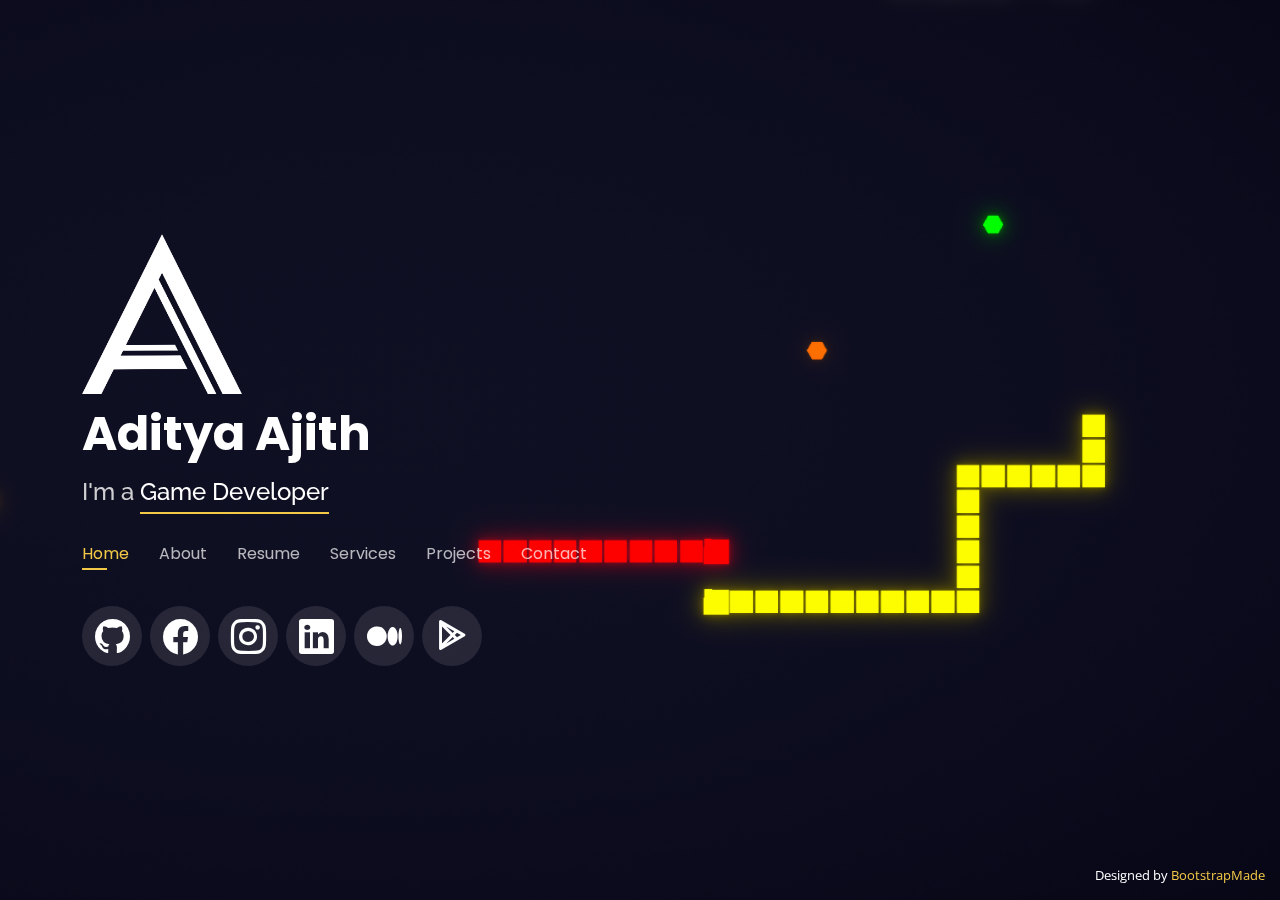
<file: index.html>
<!DOCTYPE html>
<html lang="en">

<head>
  <meta charset="utf-8">
  <meta content="width=device-width, initial-scale=1.0" name="viewport">

  <meta property="og:title" content="Aditya Ajith"/>
  <meta property="og:description" content="Game Developer portfolio"/>
  <meta property="og:type" content="article"/>
  <meta property="og:url" content="https://mastermind79832.github.io/index.html"/>
  <meta property="og:image" content="https://github.com/mastermind79832/mastermind79832.github.io/raw/main/assets/img/aditya2small.jpg"/>
  <meta property="og:image:type" content="image/jpeg"/>

  <title>Aditya E Ajith</title>


  <!-- Favicons -->
  <link href="assets/img/logo.png" rel="icon">
  <link href="assets/img/logo.png" rel="apple-touch-icon">

  <!-- Google Fonts -->
  <link href="https://fonts.googleapis.com/css?family=Open+Sans:300,300i,400,400i,600,600i,700,700i|Raleway:300,300i,400,400i,500,500i,600,600i,700,700i|Poppins:300,300i,400,400i,500,500i,600,600i,700,700i" rel="stylesheet">

  <!-- Vendor CSS Files -->
  <link href="assets/vendor/bootstrap/css/bootstrap.min.css" rel="stylesheet">
  <link href="assets/vendor/bootstrap-icons/bootstrap-icons.css" rel="stylesheet">
  <link href="assets/vendor/boxicons/css/boxicons.min.css" rel="stylesheet">
  <link href="assets/vendor/glightbox/css/glightbox.min.css" rel="stylesheet">
  <link href="assets/vendor/remixicon/remixicon.css" rel="stylesheet">
  <link href="assets/vendor/swiper/swiper-bundle.min.css" rel="stylesheet">

  <!-- Template Main CSS File -->
  <link href="assets/css/style.css" rel="stylesheet">

  <!-- =======================================================
  * Template Name: Personal - v4.7.0
  * Template URL: https://bootstrapmade.com/personal-free-resume-bootstrap-template/
  * Author: BootstrapMade.com
  * License: https://bootstrapmade.com/license/
  ======================================================== -->
</head>

<body>

  <!-- ======= Header ======= -->
  <header id="header">
    <div class="container">

      <a href="index.html" class="mr-auto"><img src="assets/img/logo.png" alt="" class="img-fluid"></a>
      <h1><a href="index.html">Aditya Ajith</a></h1>
      <!-- Uncomment below if you prefer to use an image logo -->
      <h2>I'm a <span>Game Developer</span></h2>

      <nav id="navbar" class="navbar">
        <ul>
          <li><a class="nav-link active" href="#header">Home</a></li>
          <li><a class="nav-link" href="#about">About</a></li>
          <li><a class="nav-link" href="#resume">Resume</a></li>
          <li><a class="nav-link" href="#services">Services</a></li>
          <li><a class="nav-link" href="#portfolio">Projects</a></li>
          <li><a class="nav-link" href="#contact">Contact</a></li>
        </ul>
        <i class="bi bi-list mobile-nav-toggle"></i>
      </nav><!-- .navbar -->

      <div class="social-links">
        <a href="https://github.com/mastermind79832" class="github"><i class="bi bi-github"></i></a>
        <a href="https://www.facebook.com/aditya97ajith" class="facebook"><i class="bi bi-facebook"></i></a>
        <a href="https://www.instagram.com/imastermind_/" class="instagram"><i class="bi bi-instagram"></i></a>
        <a href="https://www.linkedin.com/in/aditya-ajith/" class="linkedin"><i class="bi bi-linkedin"></i></a>
        <a href="https://medium.com/@adityaeajith" class="Medium"><i class="bi bi-medium"></i></a>
        <a href="https://play.google.com/store/apps/dev?id=5358930054637034623" class="Playstore"><i class="ri-google-play-line"></i></a>
      </div>

    </div>
  </header><!-- End Header -->

  <!-- ======= About Section ======= -->
  <section id="about" class="about">

    <!-- ======= About Me ======= -->
    <div class="about-me container">

      <div class="section-title">
        <h2>About</h2>
        <p>Learn more about me</p>
      </div>

      <div class="row">
        <div class="col-lg-4" data-aos="fade-right">
          <img src="assets/img/Adityaimg.jpg" class="img-fluid" alt="">
        </div>
        <div class="col-lg-8 pt-4 pt-lg-0 content" data-aos="fade-left">
          <h3>ADITYA E AJITH</h3>
          <p class="fst-italic">
            Game developer/ Programmer
          </p>
          <div class="row">
            <div class="col-lg-6">
              <ul>
                <li><i class="bi bi-chevron-right"></i> <strong>Birthday:</strong> <span>23 Aug 1997</span></li>
                <li><i class="bi bi-chevron-right"></i> <strong>Phone:</strong> <span><a href="tel:+918547413389">+91 8547413389</a></span></li>
                <li><i class="bi bi-chevron-right"></i> <strong>Location:</strong> <span>Ernakulam, Kerala</span></li>
              </ul>
            </div>
            <div class="col-lg-6">
              <ul>
                <li><i class="bi bi-chevron-right"></i> <strong>Age:</strong> <span>26</span></li>
                <li><i class="bi bi-chevron-right"></i> <strong>Email:</strong> <span><a href="mailto:adityaeajith@gmail">adityaeajith@gmail.com</a></span></li>
                <li><i class="bi bi-chevron-right"></i> <strong>Country:</strong> <span>India</span></li>
              </ul>
            </div>
          </div>
          <p>
              👋 Hi there! I’m Aditya, a passionate game developer and programmer based in Ernakulam, Kerala, India. With a strong background in modular and object-oriented programming, I’ve honed my skills in languages like C/C++, C#, and SQL. My playground? The Unity Engine!
              </br> 
              🎮 When I’m not immersed in code, you’ll find me exploring other creative realms. I have a keen eye for photography and videography, and I love editing to bring stories to life. Gaming, music, and coding are my daily companions.
          </p>
        </div>
      </div>

    </div><!-- End About Me -->

    <!-- ======= Counts ======= -->
    <div class="counts container">

      <div class="row">

        <div class="col-lg-3 col-md-6">
          <div class="count-box">
            <i class="bi bi-controller"></i>
            <span data-purecounter-start="0" data-purecounter-end="6" data-purecounter-duration="2" class="purecounter"></span>
            <p>Years of Unity</p>
          </div>
        </div>

        <div class="col-lg-3 col-md-6 mt-5 mt-md-0">
          <div class="count-box">
            <i class="bi bi-journal-richtext"></i>
            <span data-purecounter-start="0" data-purecounter-end="20" data-purecounter-duration="2" class="purecounter"></span>
            <p>Projects</p>
          </div>
        </div>

        <div class="col-lg-3 col-md-6 mt-5 mt-lg-0">
          <div class="count-box">
            <i class="bi bi-code"></i>
            <span data-purecounter-start="0" data-purecounter-end="8" data-purecounter-duration="2" class="purecounter"></span>
            <p>Years of Coding</p>
          </div>
        </div>

        <div class="col-lg-3 col-md-6 mt-5 mt-lg-0">
          <div class="count-box">
            <i class="bi bi-cpu"></i>
            <span data-purecounter-start="0" data-purecounter-end="6" data-purecounter-duration="2" class="purecounter"></span>
            <p>Languages</p>
          </div>
        </div>

      </div>

    </div><!-- End Counts -->

    <!-- ======= Skills  ======= -->
    <div class="skills container">

      <div class="section-title">
        <h2>Skills</h2>
      </div>

      <div class="row skills-content">

        <div class="col-lg-6">

          <div class="progress">
            <span class="skill">C/C++<i class="val">95%</i></span>
            <div class="progress-bar-wrap">
              <div class="progress-bar" role="progressbar" aria-valuenow="95" aria-valuemin="0" aria-valuemax="100"></div>
            </div>
          </div>

          <div class="progress">
            <span class="skill">C# <i class="val">95%</i></span>
            <div class="progress-bar-wrap">
              <div class="progress-bar" role="progressbar" aria-valuenow="95" aria-valuemin="0" aria-valuemax="100"></div>
            </div>
          </div>

          <div class="progress">
            <span class="skill">SQL <i class="val">60%</i></span>
            <div class="progress-bar-wrap">
              <div class="progress-bar" role="progressbar" aria-valuenow="60" aria-valuemin="0" aria-valuemax="100"></div>
            </div>
          </div>

        </div>

        <div class="col-lg-6">

          <div class="progress">
            <span class="skill">Unity Engine<i class="val">90%</i></span>
            <div class="progress-bar-wrap">
              <div class="progress-bar" role="progressbar" aria-valuenow="90" aria-valuemin="0" aria-valuemax="100"></div>
            </div>
          </div>

          <div class="progress">
            <span class="skill">Unreal Engine<i class="val">40%</i></span>
            <div class="progress-bar-wrap">
              <div class="progress-bar" role="progressbar" aria-valuenow="40" aria-valuemin="0" aria-valuemax="100"></div>
            </div>
          </div>

          <div class="progress">
            <span class="skill">Design Patterns <i class="val">75%</i></span>
            <div class="progress-bar-wrap">
              <div class="progress-bar" role="progressbar" aria-valuenow="75" aria-valuemin="0" aria-valuemax="100"></div>
            </div>
          </div>

        </div>

      </div>

    </div><!-- End Skills -->

    <!-- ======= Interests ======= -->
    <div class="interests container">

      <div class="section-title">
        <h2>Interests</h2>
      </div>

      <div class="row">
        <div class="col-lg-3 col-md-4">
          <div class="icon-box">
            <i class="bx bxl-unity bx-tada" style="color: #ffbb2c;"></i>
            <h3>Unity</h3>
          </div>
        </div>
        <div class="col-lg-3 col-md-4 mt-4 mt-md-0">
          <div class="icon-box">
            <i class="bx bx-camera bx-tada" style="color: #5578ff;"></i>
            <h3>Photography</h3>
          </div>
        </div>
        <div class="col-lg-3 col-md-4 mt-4 mt-md-0">
          <div class="icon-box">
            <i class="bx bx-video bx-tada" style="color: #e80368;"></i>
            <h3>Videography</h3>
          </div>
        </div>
        <div class="col-lg-3 col-md-4 mt-4 mt-lg-0">
          <div class="icon-box">
            <i class="bx bx-edit bx-tada" style="color: #e361ff;"></i>
            <h3>Editing</h3>  
          </div>
        </div>
        <div class="col-lg-3 col-md-4 mt-4">
          <div class="icon-box">
            <i class="bx bxl-twitch bx-tada" style="color: #47aeff;"></i>
            <h3>Watch Stream</h3>
          </div>
        </div>
        <div class="col-lg-3 col-md-4 mt-4">
          <div class="icon-box">
            <i class="bx bx-joystick bx-tada" style="color: #ffa76e;"></i>
            <h3>Gaming</h3>
          </div>
        </div>
        <div class="col-lg-3 col-md-4 mt-4">
          <div class="icon-box">
            <i class="bx bxl-google bx-tada" style="color: #11dbcf;"></i>
            <h3>Web Surfing</h3>
          </div>
        </div>
        <div class="col-lg-3 col-md-4 mt-4">
          <div class="icon-box">
            <i class="bx bx-music bx-tada" style="color: #4233ff;"></i>
            <h3>Music</h3>
          </div>
        </div>
        <div class="col-lg-3 col-md-4 mt-4">
          <div class="icon-box">
            <i class="bx bx-book-reader bx-tada" style="color: #b2904f;"></i>
            <h3>Reading</h3>
          </div>
        </div>
        <div class="col-lg-3 col-md-4 mt-4">
          <div class="icon-box">
            <i class="bx bx-palette bx-tada" style="color: #b20969;"></i>
            <h3>Drawing</h3>
          </div>
        </div>
        <div class="col-lg-3 col-md-4 mt-4">
          <div class="icon-box">
            <i class="bx bxl-visual-studio bx-tada" style="color: #ff5828;"></i>
            <h3>Coding</h3>
          </div>
        </div>
        <div class="col-lg-3 col-md-4 mt-4">
          <div class="icon-box">
            <i class="bx bxl-blender bx-tada" style="color: #29cc61;"></i>
            <h3>3D Modeling</h3>
          </div>
        </div>
      </div>

    </div><!-- End Interests -->

    <!-- ======= Testimonials ======= -->
    <div class="testimonials container">

      <div class="section-title">
        <h2>Recommendations</h2>
      </div>

      <div class="testimonials-slider swiper" data-aos="fade-up" data-aos-delay="100">
        <div class="swiper-wrapper">

          <div class="swiper-slide">
            <div class="testimonial-item">
              <p>
                <i class="bx bxs-quote-alt-left quote-icon-left"></i>
                  I am pleased to write this recommendation for Aditya, who worked with us for over a year as a software developer, focusing on developing a runtime builder in Unity. Throughout his time in our company, Aditya demonstrated exceptional professionalism and a commendable work ethic that set him apart.
                  Aditya demonstrated solid expertise in Unity and a strong ability to handle complex runtime builder projects effectively. His understanding of software development principles and his commitment to quality were evident in every task he undertook. Despite the intricate challenges that come with developing runtime builders, Aditya showed problem-solving skills, working independently to find effective solutions.
                  Aditya's positive attitude and the reliability of his work were particularly noteworthy. He consistently delivered high-quality results on time, demonstrating a commendable ability to work independently. His proactive approach to sharing updates and insights with me highlighted his communication skills and commitment to transparency. Aditya's adeptness at solving problems autonomously and efficiently showcased his self-sufficiency, making him a valuable contributor to our endeavors.
                  In conclusion, I wholeheartedly recommend Aditya to any organization seeking a talented, professional, and reliable software developer. His contributions to our team were invaluable, and I am confident that he will continue to excel in his future endeavors.
                 <i class="bx bxs-quote-alt-right quote-icon-right"></i>
              </p>
              <img src="assets/img/testimonials/Lenka.png" class="testimonial-img" alt="">
              <h3>Lenka Holá Toul</h3>
              <h4>CFO, Advisory Board Member, Speaker, BI & DAX, Interim, Project manager</h4>
            </div>
          </div>

          <div class="swiper-slide">
            <div class="testimonial-item">
              <p>
                <i class="bx bxs-quote-alt-left quote-icon-left"></i>
                As per my knowledge he is one of the best game programmer I have seen so far in Outscal.
                He always used to help me on my doubts and others also.
                His concepts are very clear and also I think if you are a game developer than you should be a good "Game Designer" and a better Artist also and he is like a full Package of all of that.
                So according to me if you are considering him than trust me you got yourself a Gem in your company.
                 <i class="bx bxs-quote-alt-right quote-icon-right"></i>
              </p>
              <img src="assets/img/testimonials/amit.jpg" class="testimonial-img" alt="">
              <h3>Amit Singh</h3>
              <h4>Game Developer</h4>
            </div>
          </div>

          <div class="swiper-slide">
            <div class="testimonial-item">
              <p>
                <i class="bx bxs-quote-alt-left quote-icon-left"></i>
                He is a dedicated person who have shown a keen interest in whichever role that he is assigned to
                <i class="bx bxs-quote-alt-right quote-icon-right"></i>
              </p>
              <img src="assets/img/testimonials/Ashwin.jpg" class="testimonial-img" alt="">
              <h3>Ashwin B Sanjeev</h3>
              <h4>Computer Engineer | Photography</h4>
            </div>
          </div>

          <div class="swiper-slide">
            <div class="testimonial-item">
              <p>
                <i class="bx bxs-quote-alt-left quote-icon-left"></i>
                Aditya has a strong grasp of C++ and Unity with C#.
                At times, he has been really helpful in guiding me on my own projects and related issues with logic.
                I would definitely recommend him for any kind of Game programming role.
                His problem-solving skills combined with his passion for making awesome games make him a very useful resource to have.
                <i class="bx bxs-quote-alt-right quote-icon-right"></i>
              </p>
              <img src="assets/img/testimonials/rupam.jpg" class="testimonial-img" alt="">
              <h3>Rupam Dednath</h3>
              <h4>Game Developer</h4>
            </div>
          </div>

          <div class="swiper-slide">
            <div class="testimonial-item">
              <p>
                <i class="bx bxs-quote-alt-left quote-icon-left"></i>
                This Guy is Damm knowledgeable in Unity. The experience he has in C# is not something to sneeze at.
                Had a long conversation with him on Code Assemblies and his knowledge really helped me simplify my code. Kudos!
                <i class="bx bxs-quote-alt-right quote-icon-right"></i>
              </p>
              <img src="assets/img/testimonials/tarun.jpg" class="testimonial-img" alt="">
              <h3>Tarun Rankawat</h3>
              <h4>Game Dev</h4>
            </div>
          </div>

          <div class="swiper-slide">
            <div class="testimonial-item">
              <p>
                <i class="bx bxs-quote-alt-left quote-icon-left"></i>
                Aditya is really passionate about developing games. The thing that I like about aditya is he always think first about code design and architecture before implementing it..
                Being a very particular about optimisation, I can surely say Aditya has a bright career in tech domain!
                <i class="bx bxs-quote-alt-right quote-icon-right"></i>
              </p>
              <img src="assets/img/testimonials/malhar.jpg" class="testimonial-img" alt="">
              <h3>Malhar Devasthali</h3>
              <h4>Product | Ops | Tech | Game Dev | Start-ups</h4>
            </div>
          </div>

          <div class="swiper-slide">
            <div class="testimonial-item">
              <p>
                <i class="bx bxs-quote-alt-left quote-icon-left"></i>
                Aditya is very passionate about game development and always his first steps are to organise the code architecture,
                This Guy is good in Unity. The experience he has in C# is not something to sneeze at. At times, he has been
                really helpful in guiding me on my own projects and related issues with logic.
                <i class="bx bxs-quote-alt-right quote-icon-right"></i>
              </p>
              <img src="assets/img/testimonials/gowrav.jpg" class="testimonial-img" alt="">
              <h3>Gowrav A S</h3>
              <h4>Game Developer</h4>
            </div>
          </div>

          <div class="swiper-slide">
            <div class="testimonial-item">
              <p>
                <i class="bx bxs-quote-alt-left quote-icon-left"></i>
                I would highly recommend Aditya if you are looking for a phenomenal game developer. He has a good grasp of Unity and design patterns. He plans the architecture before writing any code.
                His problem solving skills have saved me from quite a headache. He had also been very helpful in guiding me to improve my code. I’m happy to have worked with him and have gained better insights of coding architecture.
                <i class="bx bxs-quote-alt-right quote-icon-right"></i>
              </p>
              <img src="assets/img/testimonials/tanya.jpg" class="testimonial-img" alt="">
              <h3>Tanya Gupta</h3>
              <h4>Game Developer</h4>
            </div>
          </div>

          <div class="swiper-slide">
            <div class="testimonial-item">
              <p>
                <i class="bx bxs-quote-alt-left quote-icon-left"></i>
                He has excellent skills in problem solving and logic along with a very good knowledge of game development and design patterns as well. He is awesome!!
                <i class="bx bxs-quote-alt-right quote-icon-right"></i>
              </p>
              <img src="assets/img/testimonials/judis.jpg" class="testimonial-img" alt="">
              <h3>Judis Jeevan</h3>
              <h4>Rubyist | Engineer</h4>
            </div>
          </div>

        </div>
        <div class="swiper-pagination"></div>
      </div>

      <div class="owl-carousel testimonials-carousel">

      </div>

      </div><!-- End Testimonials -->

  </section><!-- End About Section -->

  <!-- ======= Resume Section ======= -->
  <section id="resume" class="resume">
    <div class="container">

      <div class="section-title">
        <h2>Resume</h2>
        <p>Check My Resume
            <a href="assets/Aditya-resume-full.pdf" download="Aditya-Resume.pdf" title="Download full pdf resume"><i class="bi bi-download"></i></a>
            <a href="assets/Aditya-resume-full.pdf" target="_blank" title="View full pdf resume"><i class="bi bi-eye"></i></a>
        </p>
      </div>

      <div class="row">
        <div class="col-lg-6">
          <h3 class="resume-title">Summary</h3>
          <div class="resume-item pb-0">
            <h4>Aditya Ajith</h4>
            <p><em>Innovative and deadline-driven Game Developer with 3+ years of experience designing and developing games from initial concept to final, polished deliverable.</em></p>
            <p>
            <ul>
              <li>Ernakulam, Kerala, India</li>
              <li><a href="tel:+918547413389">+91 85474-13389</a></li>
              <li><a href="mailto:adityaeajith@gmail">adityaeajith@gmail.com</a></li>
            </ul>
            </p>
          </div>

          <h3 class="resume-title">Education</h3>
          <div class="resume-item">
            <h4>Full Stack Game Developer</h4>
            <h5>Nov 2021 - Sept 2022</h5>
            <p><em>Outscal Technologies Inc, SanFrancisco, CA</em></p>
            <p>
                <ul>
                  <li>Learned innovative ways to build Production quality games.</li>
                  <li>Developed Games and tackled data structure related Problems.</li>
                  <li>Participated in game jams with very restricted time limits.</li>
                  <li>Actively interacted and provided solutions to other community memebers.</li>
                  <li>Worked with complex design patterns and thier implementations.</li>
                </ul>
            </p>
          </div>

          <h3 class="resume-title">Experience</h3>
             <div class="resume-item">
                <h4>Game Developer</h4>
                <h5>Nov 2022 - March 2024</h5>
                <p><em>Oasis meta games, Prague, Czech Republic</em></p>
                <p>
                    <ul>
                      <li>Designed and developed games in the metaverse using Unity.</li>
                      <li>Collaborated with cross-functional teams, to create engaging and immersive experiences for users</li>
                      <li>Utilized agile development methodologies to manage projects and ensure timely delivery of high-quality games</li>
                      <li>Conducted market research and analyzed user feedback to identify opportunities for game improvement and new feature development</li>
                      <li>Worked closely with the product team to define game requirements and ensure alignment with business objectives</li>
                      <li>Maintained a strong understanding of the latest game development trends and technologies to inform game design and development decisions</li>
                      <li><strong>Independently</strong> Worked on standalone projects that help connect metaverse.</li>
                      <li>Created Snandbox game like game for VR.</li>
                    </ul>
                </p>
            </div>

            <div class="resume-item">
              <h4>Game Programmer Intern</h4>
              <h5>Sept 2022 - Nov 2022</h5>
              <p><em>Outscal Technologies Inc, Delhi, India</em></p>
              <p>
                  <ul>
                    <li>Assisted in the development of games for kids, working on game mechanics, graphics, and sound design</li>
                    <li>Collaborated with the development team to brainstorm and implement new game features</li>
                    <li>Conducted testing and debugging of games to ensure high quality and user satisfaction</li>
                    <li>Participated in code reviews and provided feedback on code quality and best practices</li>
                    <li>Gained experience with game development tools and technologies, including Unity, C#, and 2D/3D graphics software</li>
                    <li>Learned about the game development process from start to finish, including ideation, prototyping, development, testing, and release</li>
                    <li>Contributed to the development of multiple games for kids.</li>
                  </ul>
              </p>
            </div>
          </div>
          <div class="col-lg-6">
          <div class="resume-item">
            <h4>Unity Coach</h4>
            <h5>Sept 2022 - present</h5>
            <p><em>Outscal Technologies Inc, Delhi, India</em></p>
            <p>
                <ul>
                  <li>Coached game developers on best practices for game design and development</li>
                  <li>Conducted training sessions and one-on-one coaching sessions to help developers improve their skills and achieve their professional goals</li>
                  <li>Provided feedback and guidance on game design, development, and project management to help teams create high-quality games that met user needs</li>
                  <li>Collaborated with other coaches and cross-functional teams to develop training materials, tools, and resources to support the development of game developers</li>
                  <li>Conducted performance evaluations and provided regular feedback to developers to help them improve their performance and achieve their career objectives</li>
                  <li>Maintained a strong understanding of the latest game development trends and technologies to inform coaching and training decisions</li>
                  <li>Developed and maintained relationships with industry experts, coaches, and training providers to ensure that I was at the forefront of game development coaching and training.</li>
                </ul>
            </p>
          </div>
          <div class="resume-item">
            <h4>Community Moderator</h4>
            <h5>Feb 2022 - present</h5>
            <p><em>Outscal Technologies Inc, Delhi, India</em></p>
            <p>
                <ul>
                    <li>Helped keep community active and safe</li>
                </ul>
            </p>
        </div>
          <div class="resume-item">
            <h4>Tech Intern</h4>
            <h5>Dec 2021 - Feb 2022</h5>
            <p><em>Outscal Technologies Inc, Delhi, India</em></p>
            <p>
                <ul>
                  <li>Designed and Developed applications with elegant solutions.</li>
                  <li>Participated and provided assitance is major projects.</li>
                  <li>Experienced professional working environment.</li>
                  <li><strong>Key Achievement</strong> : Developed and tested automation systems with Nodejs.</li>
                </ul>
            </p>
        </div>
          <div class="resume-item">
            <h4>Game Developer</h4>
            <h5>2016 - Present</h5>
            <p><em>Freelance / Hobby</em></p>
            <p>
                <ul>
                  <li>Worked on Multiple hyper casual games</li>
                  <li>Created MVP for both android and PC</li>
                  <li>Implemented complex systems and game mechanics</li>
                  <li>Learned about code architecture and implemented them. </li>
                </ul>
            </p>
        </div>

        </div>
      </div>

    </div>
  </section><!-- End Resume Section -->

  <!-- ======= Services Section ======= -->
  <section id="services" class="services">
    <div class="container">

      <div class="section-title">
        <h2>Services</h2>
        <p>My Services</p>
      </div>

      <div class="row">
        <div class="col-lg-4 col-md-6 d-flex align-items-stretch">
          <div class="icon-box">
            <div class="icon"><i class="bx bx-arch"></i></div>
            <h4>Code Architecture</h4>
            <p>Develop code architecture that can expand and be modified with ease</p>
          </div>
        </div>

        <div class="col-lg-4 col-md-6 d-flex align-items-stretch mt-4 mt-md-0">
          <div class="icon-box">
            <div class="icon"><i class="bx bx-file"></i></div>
            <h4>Design Patterns</h4>
            <p>Knowledge on design patterns and their implementations help solve complex problems.</p>
          </div>
        </div>

        <div class="col-lg-4 col-md-6 d-flex align-items-stretch mt-4 mt-lg-0">
          <div class="icon-box">
            <div class="icon"><i class="bx bx-tachometer"></i></div>
            <h4>Performance</h4>
            <p>Good grasp of OOPs concepts provide faster coding with great precision and provide faster solution</p>
          </div>
        </div>

        <div class="col-lg-4 col-md-6 d-flex align-items-stretch mt-4">
          <div class="icon-box">
            <div class="icon"><i class='bx bx-donate-heart'></i></i></div>
            <h4>Motivated</h4>
            <p>Dreamt of becoming Game developer since age 10 and self-motivated to push towards this dream</p>
          </div>
        </div>

        <div class="col-lg-4 col-md-6 d-flex align-items-stretch mt-4">
          <div class="icon-box">
            <div class="icon"><i class="bx bx-slideshow"></i></div>
            <h4>Portability</h4>
            <p>Ability to impeliment any logic or port from any language/Engine to any other language/Engine</p>
          </div>
        </div>

        <div class="col-lg-4 col-md-6 d-flex align-items-stretch mt-4">
          <div class="icon-box">
            <div class="icon"><i class="bx bx-support"></i></div>
            <h4>Leadership</h4>
            <p>Strength and ability to oversee processes, guide initiatives and steer team mates toward the achievement of goals.</p>
          </div>
        </div>

      </div>

    </div>
  </section><!-- End Services Section -->

  <!-- ======= Portfolio Section ======= -->
  <section id="portfolio" class="portfolio">
    <div class="container">

      <div class="section-title">
        <h2>Projects</h2>
        <p>My Works</p>
      </div>

      <div class="row">
        <div class="col-lg-12 d-flex justify-content-center">
          <ul id="portfolio-flters">
            <li data-filter="*" class="filter-active">All</li>
            <li data-filter=".filter-CPP">C++</li>
            <li data-filter=".filter-Unity">Unity</li>
            <li data-filter=".filter-Art">Art Work</li>
          </ul>
        </div>
      </div>

      <div class="row portfolio-container">

          <div class="col-lg-4 col-md-6 portfolio-item filter-Unity">
              <div class="portfolio-wrap">
                  <img src="assets/img/portfolio/Decaclimb/Decaclimb(4x3).png" class="img-fluid" alt="">
                  <div class="portfolio-info">
                      <h4>Decaclimb</h4>
                      <p>Unity</p>
                      <div class="portfolio-links">
                          <a href="https://youtu.be/O_ZMiCXAq3M" target="_blank" title="Youtube video"><i class="bx bx-video"></i></a>
                          <a href="https://play.google.com/store/apps/details?id=com.RevityStudio.DecaClimb&pcampaignid=web_share" target="_blank" title="Playstore Link"><i class="bx bx-play"></i></a>
                          <a href="DecaClimb.html" data-gallery="portfolioDetailsGallery" data-glightbox="type: external" class="portfolio-details-lightbox" title="Project Details"><i class="bx bx-link"></i></a>
                      </div>
                  </div>
              </div>
          </div>

          <div class="col-lg-4 col-md-6 portfolio-item filter-Unity">
              <div class="portfolio-wrap">
                  <img src="assets/img/portfolio/Deviloper/Deviloper(4x3).png" class="img-fluid" alt="">
                  <div class="portfolio-info">
                      <h4>Deviloper</h4>
                      <p>Unity</p>
                      <div class="portfolio-links">
                          <a href="https://www.linkedin.com/posts/aditya-ajith_unity2d-gamedev-activity-6972426164548108288-RJr_?utm_source=share&utm_medium=member_desktop" target="_blank" title="LinkedIn video post"><i class="bx bx-video"></i></a>
                          <a href="https://play.google.com/store/apps/details?id=com.Revity.Deviloper" target="_blank" title="Playstore Link"><i class="bx bx-play"></i></a>
                          <a href="Deviloper.html" data-gallery="portfolioDetailsGallery" data-glightbox="type: external" class="portfolio-details-lightbox" title="Project Details"><i class="bx bx-link"></i></a>
                      </div>
                  </div>
              </div>
          </div>

          <div class="col-lg-4 col-md-6 portfolio-item filter-Unity">
            <div class="portfolio-wrap">
              <img src="assets/img/portfolio/Paralyzed/Gameplay4(4x3).png" class="img-fluid" alt="">
              <div class="portfolio-info">
                <h4>Paralyzed</h4>
                <p>Unity</p>
                <div class="portfolio-links">
                  <a href="https://www.linkedin.com/posts/aditya-ajith_gamedev-unity3d-activity-6931434653941727232-4jVX?utm_source=linkedin_share&utm_medium=member_desktop_web" target="_blank" title="LinkedIn video post"><i class="bx bx-video"></i></a>
                  <a href="https://xclad.itch.io/paralyzed" target="_blank" title="Itch.io Link"><i class="bx bx-play"></i></a>
                  <a href="Paralyzed.html" data-gallery="portfolioDetailsGallery" data-glightbox="type: external" class="portfolio-details-lightbox" title="Project Details"><i class="bx bx-link"></i></a>
                </div>
              </div>
            </div>
          </div>

        <div class="col-lg-4 col-md-6 portfolio-item filter-CPP">
          <div class="portfolio-wrap">
            <img src="assets/img/portfolio/MineSweeper/MainMenu(4x3).png" class="img-fluid" alt="">
            <div class="portfolio-info">
              <h4>MineSweeper</h4>
              <p>C++ / SFML</p>
              <div class="portfolio-links">
                <a href="https://www.linkedin.com/posts/aditya-ajith_gamedev-unity-activity-6918987623030038529-3Zmn?utm_source=linkedin_share&utm_medium=member_desktop_web" target="_blank" title="LinkedIn video post" title="MineSweeper"><i class="bx bx-video"></i></a>
                <a href="MineSweeper.html" data-gallery="portfolioDetailsGallery" data-glightbox="type: external" class="portfolio-details-lightbox" title="Project Details"><i class="bx bx-link"></i></a>
              </div>
            </div>
          </div>
        </div>

        <div class="col-lg-4 col-md-6 portfolio-item filter-Unity">
          <div class="portfolio-wrap">
            <img src="assets/img/portfolio/TankGame/menu.png" class="img-fluid" alt="">
            <div class="portfolio-info">
              <h4>Tanks Battle</h4>
              <p>Unity</p>
              <div class="portfolio-links">
                <a href="https://www.linkedin.com/posts/aditya-ajith_gamedev-unity3d-activity-6931434653941727232-4jVX?utm_source=linkedin_share&utm_medium=member_desktop_web" target="_blank" title="LinkedIn video post"><i class="bx bx-video"></i></a>
                <a href="TankGame.html" data-gallery="portfolioDetailsGallery" data-glightbox="type: external" class="portfolio-details-lightbox" title="Project Details"><i class="bx bx-link"></i></a>
              </div>
            </div>
          </div>
        </div>

        <div class="col-lg-4 col-md-6 portfolio-item filter-CPP">
          <div class="portfolio-wrap">
            <img src="assets/img/portfolio/SnakeGame/SnakeGame.png" class="img-fluid" alt="">
            <div class="portfolio-info">
              <h4>Snake Game</h4>
              <p>C++ / SFML</p>
              <div class="portfolio-links">
                <a href="https://www.linkedin.com/posts/aditya-ajith_gamedev-cpp-activity-6914745408271396864-WtKA?utm_source=linkedin_share&utm_medium=member_desktop_web" target="_blank" title="LinkedIn video post"><i class="bx bx-video"></i></a>
                <a href="SnakeGame.html" data-gallery="portfolioDetailsGallery" data-glightbox="type: external" class="portfolio-details-lightbox" title="Project Details"><i class="bx bx-link"></i></a>
              </div>
            </div>
          </div>
        </div>

        <div class="col-lg-4 col-md-6 portfolio-item filter-Unity">
          <div class="portfolio-wrap">
            <img src="assets/img/portfolio/Co-opSnakeGame/MainMenu(4x3).png" class="img-fluid" alt="">
            <div class="portfolio-info">
              <h4>Co-op Snake Game</h4>
              <p>Unity</p>
              <div class="portfolio-links">
                <a href="https://www.linkedin.com/posts/aditya-ajith_gamedev-unity2d-activity-6896778086755500032-yHk2?utm_source=linkedin_share&utm_medium=member_desktop_web" target="_blank" title="LinkedIn video post"><i class="bx bx-video"></i></a>
                <a href="Co-OpSnakeGame.html" data-gallery="portfolioDetailsGallery" data-glightbox="type: external" class="portfolio-details-lightbox" title="Project Details"><i class="bx bx-link"></i></a>
              </div>
            </div>
          </div>
        </div>

        <div class="col-lg-4 col-md-6 portfolio-item filter-CPP">
          <div class="portfolio-wrap">
            <img src="assets/img/portfolio/Connect4/Connect4(4x3).png" class="img-fluid" alt="">
            <div class="portfolio-info">
              <h4>Connect4</h4>
              <p>C++ / SFML</p>
              <div class="portfolio-links">
                <a href="https://www.linkedin.com/posts/aditya-ajith_gamedev-cpp-activity-6915147992526176256-QhCn?utm_source=linkedin_share&utm_medium=member_desktop_web" target="_blank" title="LinkedIn video post"><i class="bx bx-video"></i></a>
                <a href="Connect4.html" data-gallery="portfolioDetailsGallery" data-glightbox="type: external" class="portfolio-details-lightbox" title="Project Details"><i class="bx bx-link"></i></a>
              </div>
            </div>
          </div>
        </div>

        <div class="col-lg-4 col-md-6 portfolio-item filter-Unity">
          <div class="portfolio-wrap">
            <img src="assets/img/portfolio/ChestSystem/small.png" class="img-fluid" alt="">
            <div class="portfolio-info">
              <h4>Chest System</h4>
              <p>Unity</p>
              <div class="portfolio-links">
                <a href="https://www.linkedin.com/posts/aditya-ajith_gamedev-unity2d-activity-6959638208481562624-9tM3?utm_source=linkedin_share&utm_medium=member_desktop_web" target="_blank" title="LinkedIn video post"><i class="bx bx-video"></i></a>
                <a href="ChestSystem.html" data-gallery="portfolioDetailsGallery" data-glightbox="type: external" class="portfolio-details-lightbox" title="Project Details"><i class="bx bx-link"></i></a>
              </div>
            </div>
          </div>
        </div>

        <div class="col-lg-4 col-md-6 portfolio-item filter-Unity">
          <div class="portfolio-wrap">
            <img src="assets/img/portfolio/CrazyBird/small.png" class="img-fluid" alt="">
            <div class="portfolio-info">
              <h4>Crazy Bird</h4>
              <p>Unity</p>
              <div class="portfolio-links">
                <a href="https://www.linkedin.com/posts/aditya-ajith_unity-202025f1-personal-dx11-flappybird-activity-6873979176588840960-JpIy?utm_source=linkedin_share&utm_medium=member_desktop_web" target="_blank" title="LinkedIn video post"><i class="bx bx-video"></i></a>
                <a href="CrazyBird.html" data-gallery="portfolioDetailsGallery" data-glightbox="type: external" class="portfolio-details-lightbox" title="Project Details"><i class="bx bx-link"></i></a>
              </div>
            </div>
          </div>
        </div>

        <div class="col-lg-4 col-md-6 portfolio-item filter-Art">
          <div class="portfolio-wrap">
            <img src="assets/img/portfolio/ArtWorks/PacMan(4x3).png" class="img-fluid" alt="">
            <div class="portfolio-info">
              <h4>Pacman</h4>
              <p>Game Asset</p>
              <div class="portfolio-links">
                <a href="assets/img/portfolio/ArtWorks/PacMan.png" data-gallery="portfolioGallery" class="portfolio-lightbox" title="Pac-Man"><i class="bx bx-plus"></i></a>
              </div>
            </div>
          </div>
        </div>

        <div class="col-lg-4 col-md-6 portfolio-item filter-Art">
          <div class="portfolio-wrap">
            <img src="assets/img/portfolio/ArtWorks/4ghosts(4x3).png" class="img-fluid" alt="">
            <div class="portfolio-info">
              <h4>Ghosts</h4>
              <p>Game Asset</p>
              <div class="portfolio-links">
                <a href="assets/img/portfolio/ArtWorks/4ghosts.png" data-gallery="portfolioGallery" class="portfolio-lightbox" title="Ghosts"><i class="bx bx-plus"></i></a>
              </div>
            </div>
          </div>
        </div>

        <div class="col-lg-4 col-md-6 portfolio-item filter-Art">
          <div class="portfolio-wrap">
            <img src="assets/img/portfolio/ArtWorks/F1Concept(4x3).png" class="img-fluid" alt="">
            <div class="portfolio-info">
              <h4>F1 Concept car</h4>
              <p>Game Asset</p>
              <div class="portfolio-links">
                <a href="assets/img/portfolio/ArtWorks/F1Concept.png" data-gallery="portfolioGallery" class="portfolio-lightbox" title="F1Concept">1</a>
                <a href="assets/img/portfolio/ArtWorks/F1Concept2.png" data-gallery="portfolioGallery" class="portfolio-lightbox" title="F1Concept2">2</a>
                <a href="assets/img/portfolio/ArtWorks/F1Concept3.png" data-gallery="portfolioGallery" class="portfolio-lightbox" title="F1Concept3">3</a>
              </div>
            </div>
          </div>
        </div>

        <div class="col-lg-4 col-md-6 portfolio-item filter-Art">
          <div class="portfolio-wrap">
            <img src="assets/img/portfolio/ArtWorks/CardGame/BackSide(4x3).png" class="img-fluid" alt="">
            <div class="portfolio-info">
              <h4>Cards</h4>
              <p>Game Asset</p>
              <div class="portfolio-links">
                <a href="CardGameArt.html" data-gallery="portfolioDetailsGallery" data-glightbox="type: external" class="portfolio-details-lightbox" title="Project Details"><i class="bx bx-link"></i></a>
              </div>
            </div>
          </div>
        </div>

        <!--<div class="col-lg-4 col-md-6 portfolio-item filter-card">
          <div class="portfolio-wrap">
            <img src="assets/img/portfolio/portfolio-7.jpg" class="img-fluid" alt="">
            <div class="portfolio-info">
              <h4>Card 1</h4>
              <p>Card</p>
              <div class="portfolio-links">
                <a href="assets/img/portfolio/portfolio-7.jpg" data-gallery="portfolioGallery" class="portfolio-lightbox" title="Card 1"><i class="bx bx-plus"></i></a>
                <a href="portfolio-details.html" data-gallery="portfolioDetailsGallery" data-glightbox="type: external" class="portfolio-details-lightbox" title="Portfolio Details"><i class="bx bx-link"></i></a>
              </div>
            </div>
          </div>
        </div>

        <div class="col-lg-4 col-md-6 portfolio-item filter-card">
          <div class="portfolio-wrap">
            <img src="assets/img/portfolio/portfolio-8.jpg" class="img-fluid" alt="">
            <div class="portfolio-info">
              <h4>Card 3</h4>
              <p>Card</p>
              <div class="portfolio-links">
                <a href="assets/img/portfolio/portfolio-8.jpg" data-gallery="portfolioGallery" class="portfolio-lightbox" title="Card 3"><i class="bx bx-plus"></i></a>
                <a href="portfolio-details.html" data-gallery="portfolioDetailsGallery" data-glightbox="type: external" class="portfolio-details-lightbox" title="Portfolio Details"><i class="bx bx-link"></i></a>
              </div>
            </div>
          </div>
        </div>

        <div class="col-lg-4 col-md-6 portfolio-item filter-web">
          <div class="portfolio-wrap">
            <img src="assets/img/portfolio/portfolio-9.jpg" class="img-fluid" alt="">
            <div class="portfolio-info">
              <h4>Web 3</h4>
              <p>Web</p>
              <div class="portfolio-links">
                <a href="assets/img/portfolio/portfolio-9.jpg" data-gallery="portfolioGallery" class="portfolio-lightbox" title="Web 3"><i class="bx bx-plus"></i></a>
                <a href="portfolio-details.html" data-gallery="portfolioDetailsGallery" data-glightbox="type: external" class="portfolio-details-lightbox" title="Portfolio Details"><i class="bx bx-link"></i></a>
              </div>
            </div>
          </div>
        </div> -->

      </div>

    </div>
  </section><!-- End Portfolio Section -->

  <!-- ======= Contact Section ======= -->
  <section id="contact" class="contact">
    <div class="container">

      <div class="section-title">
        <h2>Contact</h2>
        <p>Contact Me</p>
      </div>

      <div class="row mt-2">

        <div class="col-md-6 d-flex align-items-stretch">
          <div class="info-box">
            <i class="bx bx-map"></i>
            <h3>My Address</h3>
            <p>Ernakulam, Kerala, India, 683104</p>
          </div>
        </div>

        <div class="col-md-6 mt-4 mt-md-0 d-flex align-items-stretch">
          <div class="info-box">
            <i class="bx bx-share-alt"></i>
            <h3>Social Profiles</h3>
            <div class="social-links">
              <a href="https://github.com/mastermind79832" class="github"><i class="bi bi-github"></i></a>
              <a href="https://www.facebook.com/aditya97ajith" class="facebook"><i class="bi bi-facebook"></i></a>
              <a href="https://www.instagram.com/imastermind_/" class="instagram"><i class="bi bi-instagram"></i></a>
              <a href="https://www.linkedin.com/in/aditya-ajith/" class="linkedin"><i class="bi bi-linkedin"></i></a>
              <a href="https://medium.com/@adityaeajith" class="Medium"><i class="bi bi-medium"></i></a>
              <a href="https://play.google.com/store/apps/dev?id=5358930054637034623" class="Playstore"><i class="ri-google-play-line"></i></a>
            </div>
          </div>
        </div>

        <div class="col-md-6 mt-4 d-flex align-items-stretch">
          <div class="info-box">
            <i class="bx bx-envelope"></i>
            <h3>Email Me</h3>
            <p><a href="mailto:adityaeajith@gmail">adityaeajith@gmail.com</a></p>
          </div>
        </div>
        <div class="col-md-6 mt-4 d-flex align-items-stretch">
          <div class="info-box">
            <i class="bx bx-phone-call"></i>
            <h3>Call Me</h3>
            <p><a href="tel:+918547413389">+91 8547413389</a></p>
          </div>
        </div>
      </div>

      <!-- <form action="forms/contact.php" method="post" role="form" class="php-email-form mt-4">
        <div class="row">
          <div class="col-md-6 form-group">
            <input type="text" name="name" class="form-control" id="name" placeholder="Your Name" required>
          </div>
          <div class="col-md-6 form-group mt-3 mt-md-0">
            <input type="email" class="form-control" name="email" id="email" placeholder="Your Email" required>
          </div>
        </div>
        <div class="form-group mt-3">
          <input type="text" class="form-control" name="subject" id="subject" placeholder="Subject" required>
        </div>
        <div class="form-group mt-3">
          <textarea class="form-control" name="message" rows="5" placeholder="Message" required></textarea>
        </div>
        <div class="my-3">
          <div class="loading">Loading</div>
          <div class="error-message"></div>
          <div class="sent-message">Your message has been sent. Thank you!</div>
        </div>
        <div class="text-center"><button type="submit">Send Message</button></div>
      </form> -->

    </div>
  </section><!-- End Contact Section -->

  <div class="credits">
    <!-- All the links in the footer should remain intact. -->
    <!-- You can delete the links only if you purchased the pro version. -->
    <!-- Licensing information: https://bootstrapmade.com/license/ -->
    <!-- Purchase the pro version with working PHP/AJAX contact form: https://bootstrapmade.com/personal-free-resume-bootstrap-template/ -->
    Designed by <a href="https://bootstrapmade.com/">BootstrapMade</a>
  </div>

  <!-- Vendor JS Files -->
  <script src="assets/vendor/purecounter/purecounter.js"></script>
  <script src="assets/vendor/bootstrap/js/bootstrap.bundle.min.js"></script>
  <script src="assets/vendor/glightbox/js/glightbox.min.js"></script>
  <script src="assets/vendor/isotope-layout/isotope.pkgd.min.js"></script>
  <script src="assets/vendor/swiper/swiper-bundle.min.js"></script>
  <script src="assets/vendor/waypoints/noframework.waypoints.js"></script>
  <script src="assets/vendor/php-email-form/validate.js"></script>

  <!-- Template Main JS File -->
  <script src="assets/js/main.js"></script>

</body>

</html>
</file>
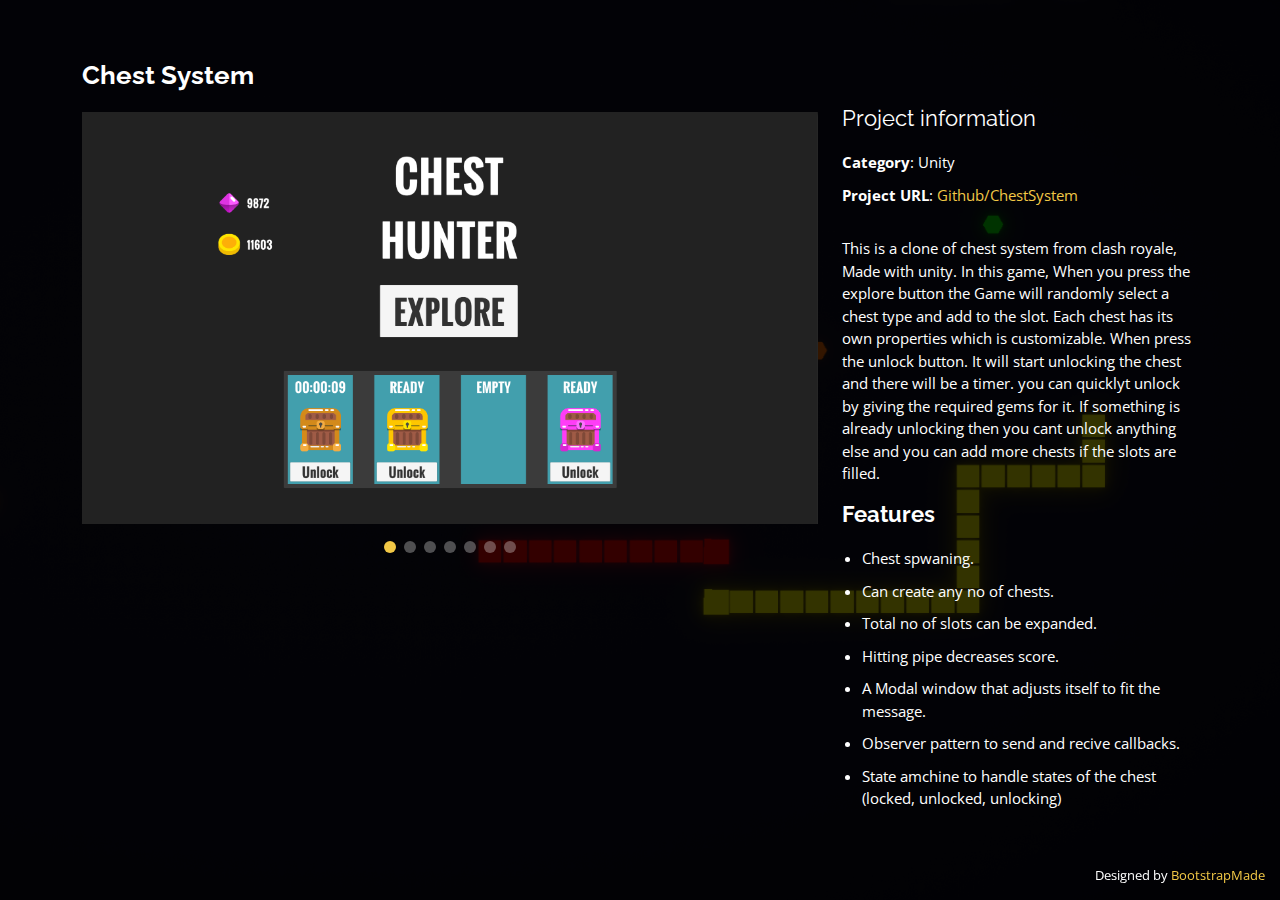
<file: ChestSystem.html>
<!DOCTYPE html>
<html lang="en">

<head>
  <meta charset="utf-8">
  <meta content="width=device-width, initial-scale=1.0" name="viewport">

  <title>Chest System</title>
  <meta content="" name="description">
  <meta content="" name="keywords">

  <!-- Favicons -->
  <link href="assets/img/logo.png" rel="icon">
  <link href="assets/img/logo.png" rel="apple-touch-icon">

  <!-- Google Fonts -->
  <link href="https://fonts.googleapis.com/css?family=Open+Sans:300,300i,400,400i,600,600i,700,700i|Raleway:300,300i,400,400i,500,500i,600,600i,700,700i|Poppins:300,300i,400,400i,500,500i,600,600i,700,700i" rel="stylesheet">

  <!-- Vendor CSS Files -->
  <link href="assets/vendor/bootstrap/css/bootstrap.min.css" rel="stylesheet">
  <link href="assets/vendor/bootstrap-icons/bootstrap-icons.css" rel="stylesheet">
  <link href="assets/vendor/boxicons/css/boxicons.min.css" rel="stylesheet">
  <link href="assets/vendor/glightbox/css/glightbox.min.css" rel="stylesheet">
  <link href="assets/vendor/remixicon/remixicon.css" rel="stylesheet">
  <link href="assets/vendor/swiper/swiper-bundle.min.css" rel="stylesheet">

  <!-- Template Main CSS File -->
  <link href="assets/css/style.css" rel="stylesheet">

  <!-- =======================================================
  * Template Name: Personal - v4.7.0
  * Template URL: https://bootstrapmade.com/personal-free-resume-bootstrap-template/
  * Author: BootstrapMade.com
  * License: https://bootstrapmade.com/license/
  ======================================================== -->
</head>

<body>

  <main id="main">

    <!-- ======= Portfolio Details ======= -->
    <div id="portfolio-details" class="portfolio-details">
      <div class="container">

        <div class="row">

          <div class="col-lg-8">
            <h2 class="portfolio-title">Chest System</h2>

            <div class="portfolio-details-slider swiper">
              <div class="swiper-wrapper align-items-center">

                <div class="swiper-slide">
                  <img src="assets/img/portfolio/ChestSystem/GamePlay7.png" alt="">
                </div>

                <div class="swiper-slide">
                  <img src="assets/img/portfolio/ChestSystem/GamePlay1.png" alt="">
                </div>

                <div class="swiper-slide">
                  <img src="assets/img/portfolio/ChestSystem/GamePlay2.png" alt="">
                </div>

                <div class="swiper-slide">
                  <img src="assets/img/portfolio/ChestSystem/GamePlay3.png" alt="">
                </div>

                <div class="swiper-slide">
                  <img src="assets/img/portfolio/ChestSystem/GamePlay4.png" alt="">
                </div>

                <div class="swiper-slide">
                  <img src="assets/img/portfolio/ChestSystem/GamePlay5.png" alt="">
                </div>

                <div class="swiper-slide">
                  <img src="assets/img/portfolio/ChestSystem/GamePlay6.png" alt="">
                </div>

              </div>
              <div class="swiper-pagination"></div>
            </div>

          </div>

          <div class="col-lg-4 portfolio-info">
            <h3>Project information</h3>
            <ul>
              <li><strong>Category</strong>: Unity</li>
              <li><strong>Project URL</strong>: <a href="https://github.com/mastermind79832/Chest-System-Unity target="_blank"">Github/ChestSystem</a></li>
            </ul>

            <p>
                This is a clone of chest system from clash royale, Made with unity. In this game, When you press the explore button
                the Game will randomly select a chest type and add to the slot. Each chest has its own properties which is customizable.
                When press the unlock button. It will start unlocking the chest and there will be a timer. you can quicklyt unlock by giving the required gems for it.
                If something is already unlocking then you cant unlock anything else and you can add more chests if the slots are filled.
                <h3><strong>Features</strong></h3>
                <ul class="stuff">
                    <li>Chest spwaning.</li>
                    <li>Can create any no of chests.</li>
                    <li>Total no of slots can be expanded.</li>
                    <li>Hitting pipe decreases score.</li>
                    <li>A Modal window that adjusts itself to fit the message.</li>
                    <li>Observer pattern to send and recive callbacks.</li>
                    <li>State amchine to handle states of the chest (locked, unlocked, unlocking)</li>
                </ul>
            </p>
          </div>

        </div>

      </div>
    </div><!-- End Portfolio Details -->

  </main><!-- End #main -->

  <div class="credits">
    <!-- All the links in the footer should remain intact. -->
    <!-- You can delete the links only if you purchased the pro version. -->
    <!-- Licensing information: https://bootstrapmade.com/license/ -->
    <!-- Purchase the pro version with working PHP/AJAX contact form: https://bootstrapmade.com/personal-free-resume-bootstrap-template/ -->
    Designed by <a href="https://bootstrapmade.com/">BootstrapMade</a>
  </div>

  <!-- Vendor JS Files -->
  <script src="assets/vendor/purecounter/purecounter.js"></script>
  <script src="assets/vendor/bootstrap/js/bootstrap.bundle.min.js"></script>
  <script src="assets/vendor/glightbox/js/glightbox.min.js"></script>
  <script src="assets/vendor/isotope-layout/isotope.pkgd.min.js"></script>
  <script src="assets/vendor/swiper/swiper-bundle.min.js"></script>
  <script src="assets/vendor/waypoints/noframework.waypoints.js"></script>
  <script src="assets/vendor/php-email-form/validate.js"></script>

  <!-- Template Main JS File -->
  <script src="assets/js/main.js"></script>

</body>

</html>
</file>
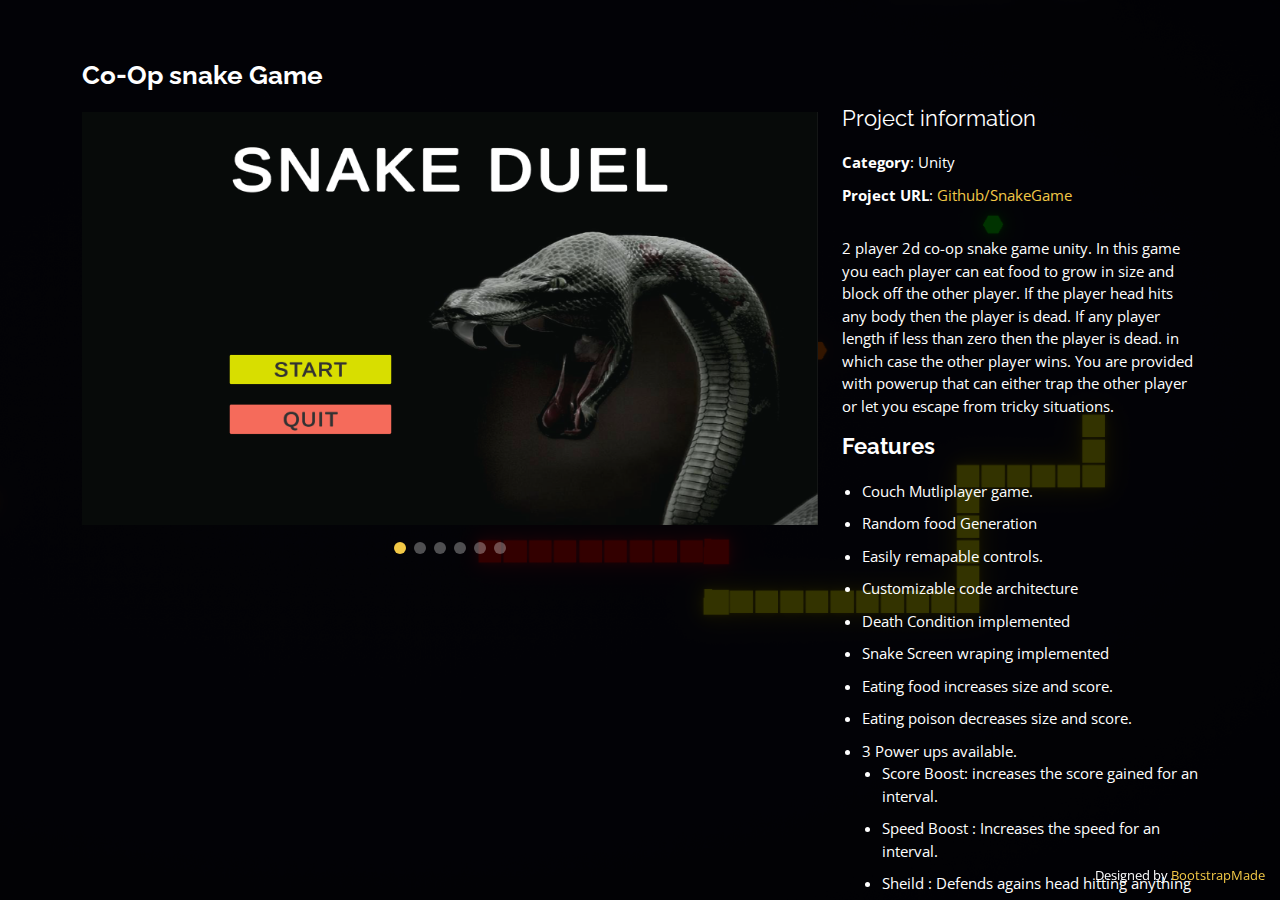
<file: Co-OpSnakeGame.html>
<!DOCTYPE html>
<html lang="en">

<head>
  <meta charset="utf-8">
  <meta content="width=device-width, initial-scale=1.0" name="viewport">

  <title>Co-Op snake Game</title>
  <meta content="" name="description">
  <meta content="" name="keywords">

  <!-- Favicons -->
  <link href="assets/img/logo.png" rel="icon">
  <link href="assets/img/logo.png" rel="apple-touch-icon">

  <!-- Google Fonts -->
  <link href="https://fonts.googleapis.com/css?family=Open+Sans:300,300i,400,400i,600,600i,700,700i|Raleway:300,300i,400,400i,500,500i,600,600i,700,700i|Poppins:300,300i,400,400i,500,500i,600,600i,700,700i" rel="stylesheet">

  <!-- Vendor CSS Files -->
  <link href="assets/vendor/bootstrap/css/bootstrap.min.css" rel="stylesheet">
  <link href="assets/vendor/bootstrap-icons/bootstrap-icons.css" rel="stylesheet">
  <link href="assets/vendor/boxicons/css/boxicons.min.css" rel="stylesheet">
  <link href="assets/vendor/glightbox/css/glightbox.min.css" rel="stylesheet">
  <link href="assets/vendor/remixicon/remixicon.css" rel="stylesheet">
  <link href="assets/vendor/swiper/swiper-bundle.min.css" rel="stylesheet">

  <!-- Template Main CSS File -->
  <link href="assets/css/style.css" rel="stylesheet">

  <!-- =======================================================
  * Template Name: Personal - v4.7.0
  * Template URL: https://bootstrapmade.com/personal-free-resume-bootstrap-template/
  * Author: BootstrapMade.com
  * License: https://bootstrapmade.com/license/
  ======================================================== -->
</head>

<body>

  <main id="main">

    <!-- ======= Portfolio Details ======= -->
    <div id="portfolio-details" class="portfolio-details">
      <div class="container">

        <div class="row">

          <div class="col-lg-8">
            <h2 class="portfolio-title">Co-Op snake Game</h2>

            <div class="portfolio-details-slider swiper">
              <div class="swiper-wrapper align-items-center">

                <div class="swiper-slide">
                  <img src="assets/img/portfolio/Co-opSnakeGame/MainMenu.png" alt="">
                </div>

                <div class="swiper-slide">
                  <img src="assets/img/portfolio/Co-opSnakeGame/Gameplay1.png" alt="">
                </div>

                <div class="swiper-slide">
                  <img src="assets/img/portfolio/Co-opSnakeGame/Gameplay2.png" alt="">
                </div>

                <div class="swiper-slide">
                  <img src="assets/img/portfolio/Co-opSnakeGame/Gameplay4.png" alt="">
                </div>

                <div class="swiper-slide">
                  <img src="assets/img/portfolio/Co-opSnakeGame/Gameplay3.png" alt="">
                </div>

                <div class="swiper-slide">
                  <img src="assets/img/portfolio/Co-opSnakeGame/Gameplay5.png" alt="">
                </div>

              </div>
              <div class="swiper-pagination"></div>
            </div>

          </div>

          <div class="col-lg-4 portfolio-info">
            <h3>Project information</h3>
            <ul>
              <li><strong>Category</strong>: Unity</li>
              <li><strong>Project URL</strong>: <a href="https://github.com/mastermind79832/2DCoOpSnakeGame-Unity" target="_blank">Github/SnakeGame</a></li>
            </ul>

            <p>
                2 player 2d co-op snake game unity. In this game you each player can eat food to grow in size and block off the other player.
                If the player head hits any body then the player is dead. If any player length if less than zero then the player is dead. in which case the other player wins.
                You are provided with powerup that can either trap the other player or let you escape from tricky situations.
                <h3><strong>Features</strong></h3>
                <ul class="stuff">
                    <li>Couch Mutliplayer game.</li>
                    <li>Random food Generation</li>
                    <li>Easily remapable controls.</li>
                    <li>Customizable code architecture</li>
                    <li>Death Condition implemented</li>
                    <li>Snake Screen wraping implemented</li>
                    <li>Eating food increases size and score.</li>
                    <li>Eating poison decreases size and score.</li>
                    <li>3 Power ups available.</li>
                    <ul class="stuff">
                        <li>Score Boost: increases the score gained for an interval.</li>
                        <li>Speed Boost : Increases the speed for an interval.</li>
                        <li>Sheild : Defends agains head hitting anything for an interval.</li>
                    </ul>
                </ul>
            </p>
          </div>

        </div>

      </div>
    </div><!-- End Portfolio Details -->

  </main><!-- End #main -->

  <div class="credits">
    <!-- All the links in the footer should remain intact. -->
    <!-- You can delete the links only if you purchased the pro version. -->
    <!-- Licensing information: https://bootstrapmade.com/license/ -->
    <!-- Purchase the pro version with working PHP/AJAX contact form: https://bootstrapmade.com/personal-free-resume-bootstrap-template/ -->
    Designed by <a href="https://bootstrapmade.com/">BootstrapMade</a>
  </div>

  <!-- Vendor JS Files -->
  <script src="assets/vendor/purecounter/purecounter.js"></script>
  <script src="assets/vendor/bootstrap/js/bootstrap.bundle.min.js"></script>
  <script src="assets/vendor/glightbox/js/glightbox.min.js"></script>
  <script src="assets/vendor/isotope-layout/isotope.pkgd.min.js"></script>
  <script src="assets/vendor/swiper/swiper-bundle.min.js"></script>
  <script src="assets/vendor/waypoints/noframework.waypoints.js"></script>
  <script src="assets/vendor/php-email-form/validate.js"></script>

  <!-- Template Main JS File -->
  <script src="assets/js/main.js"></script>

</body>

</html>
</file>
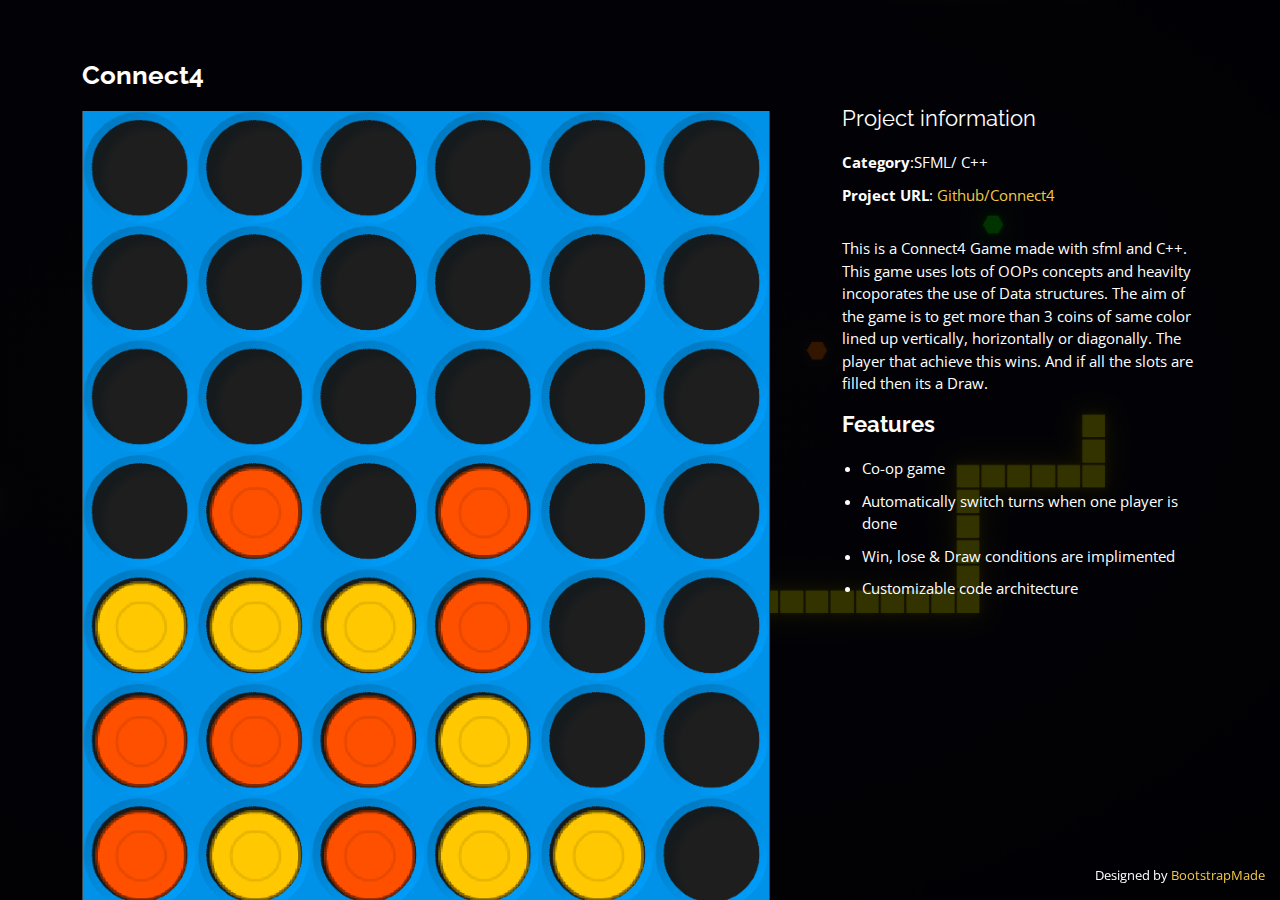
<file: Connect4.html>
<!DOCTYPE html>
<html lang="en">

<head>
  <meta charset="utf-8">
  <meta content="width=device-width, initial-scale=1.0" name="viewport">

  <title>Connect4</title>
  <meta content="" name="description">
  <meta content="" name="keywords">

  <!-- Favicons -->
  <link href="assets/img/logo.png" rel="icon">
  <link href="assets/img/logo.png" rel="apple-touch-icon">

  <!-- Google Fonts -->
  <link href="https://fonts.googleapis.com/css?family=Open+Sans:300,300i,400,400i,600,600i,700,700i|Raleway:300,300i,400,400i,500,500i,600,600i,700,700i|Poppins:300,300i,400,400i,500,500i,600,600i,700,700i" rel="stylesheet">

  <!-- Vendor CSS Files -->
  <link href="assets/vendor/bootstrap/css/bootstrap.min.css" rel="stylesheet">
  <link href="assets/vendor/bootstrap-icons/bootstrap-icons.css" rel="stylesheet">
  <link href="assets/vendor/boxicons/css/boxicons.min.css" rel="stylesheet">
  <link href="assets/vendor/glightbox/css/glightbox.min.css" rel="stylesheet">
  <link href="assets/vendor/remixicon/remixicon.css" rel="stylesheet">
  <link href="assets/vendor/swiper/swiper-bundle.min.css" rel="stylesheet">

  <!-- Template Main CSS File -->
  <link href="assets/css/style.css" rel="stylesheet">

  <!-- =======================================================
  * Template Name: Personal - v4.7.0
  * Template URL: https://bootstrapmade.com/personal-free-resume-bootstrap-template/
  * Author: BootstrapMade.com
  * License: https://bootstrapmade.com/license/
  ======================================================== -->
</head>

<body>

  <main id="main">

    <!-- ======= Portfolio Details ======= -->
    <div id="portfolio-details" class="portfolio-details">
      <div class="container">

        <div class="row">

          <div class="col-lg-8">
            <h2 class="portfolio-title">Connect4</h2>

            <div class="portfolio-details-slider swiper">
              <div class="swiper-wrapper align-items-center">

                <div class="swiper-slide">
                  <img src="assets/img/portfolio/Connect4/small/Connect4.png" alt="">
                </div>

                <div class="swiper-slide">
                  <img src="assets/img/portfolio/Connect4/small/gameplay1.png" alt="">
                </div>

                <div class="swiper-slide">
                  <img src="assets/img/portfolio/Connect4/small/gameplay2.png" alt="">
                </div>
                <div class="swiper-slide">
                  <img src="assets/img/portfolio/Connect4/small/gameplay3.png" alt="">
                </div>
                <div class="swiper-slide">
                  <img src="assets/img/portfolio/Connect4/small/gameplay4.png" alt="">
                </div>

              </div>
              <div class="swiper-pagination"></div>
            </div>

          </div>

          <div class="col-lg-4 portfolio-info">
            <h3>Project information</h3>
            <ul>
              <li><strong>Category</strong>:SFML/ C++</li>
              <li><strong>Project URL</strong>: <a href="https://github.com/mastermind79832/Connect4-using-SFML" target="_blank">Github/Connect4</a></li>
            </ul>

            <p>
                This is a Connect4 Game made with sfml and C++. This game uses lots of OOPs concepts and heavilty incoporates the use of Data structures.
                The aim of the game is to get more than 3 coins of same color lined up vertically, horizontally or diagonally. The player that achieve this wins.
                And if all the slots are filled then its a Draw.
                <h3><strong>Features</strong></h3>
                <ul class="stuff">
                    <li>Co-op game</li>
                    <li>Automatically switch turns when one player is done</li>
                    <li>Win, lose & Draw conditions are implimented</li>
                    <li>Customizable code architecture</li>
                </ul>
            </p>
          </div>

        </div>

      </div>
    </div><!-- End Portfolio Details -->

  </main><!-- End #main -->

  <div class="credits">
    <!-- All the links in the footer should remain intact. -->
    <!-- You can delete the links only if you purchased the pro version. -->
    <!-- Licensing information: https://bootstrapmade.com/license/ -->
    <!-- Purchase the pro version with working PHP/AJAX contact form: https://bootstrapmade.com/personal-free-resume-bootstrap-template/ -->
    Designed by <a href="https://bootstrapmade.com/">BootstrapMade</a>
  </div>

  <!-- Vendor JS Files -->
  <script src="assets/vendor/purecounter/purecounter.js"></script>
  <script src="assets/vendor/bootstrap/js/bootstrap.bundle.min.js"></script>
  <script src="assets/vendor/glightbox/js/glightbox.min.js"></script>
  <script src="assets/vendor/isotope-layout/isotope.pkgd.min.js"></script>
  <script src="assets/vendor/swiper/swiper-bundle.min.js"></script>
  <script src="assets/vendor/waypoints/noframework.waypoints.js"></script>
  <script src="assets/vendor/php-email-form/validate.js"></script>

  <!-- Template Main JS File -->
  <script src="assets/js/main.js"></script>

</body>

</html>
</file>
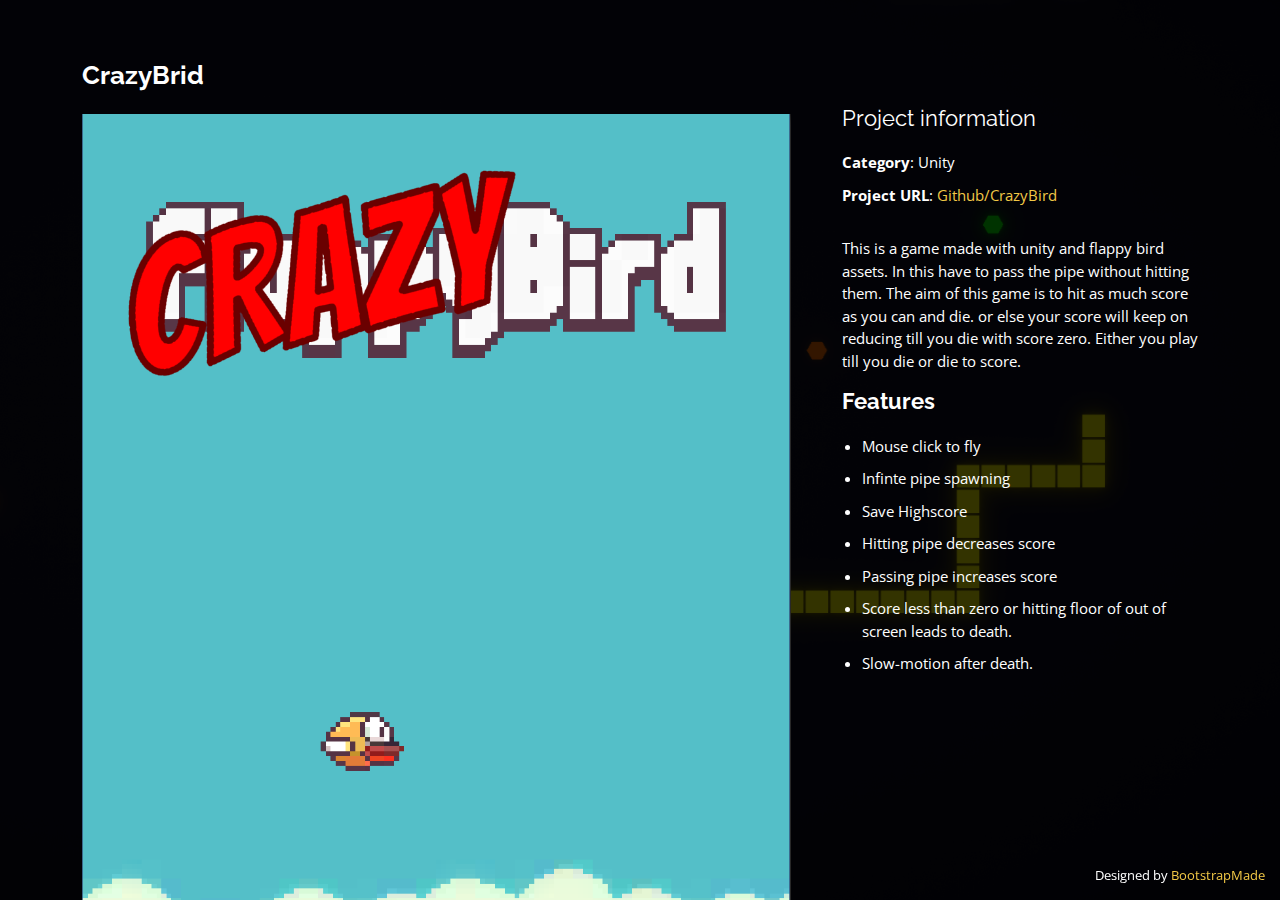
<file: CrazyBird.html>
<!DOCTYPE html>
<html lang="en">

<head>
  <meta charset="utf-8">
  <meta content="width=device-width, initial-scale=1.0" name="viewport">

  <title>CrazyBrid</title>
  <meta content="" name="description">
  <meta content="" name="keywords">

  <!-- Favicons -->
  <link href="assets/img/logo.png" rel="icon">
  <link href="assets/img/logo.png" rel="apple-touch-icon">

  <!-- Google Fonts -->
  <link href="https://fonts.googleapis.com/css?family=Open+Sans:300,300i,400,400i,600,600i,700,700i|Raleway:300,300i,400,400i,500,500i,600,600i,700,700i|Poppins:300,300i,400,400i,500,500i,600,600i,700,700i" rel="stylesheet">

  <!-- Vendor CSS Files -->
  <link href="assets/vendor/bootstrap/css/bootstrap.min.css" rel="stylesheet">
  <link href="assets/vendor/bootstrap-icons/bootstrap-icons.css" rel="stylesheet">
  <link href="assets/vendor/boxicons/css/boxicons.min.css" rel="stylesheet">
  <link href="assets/vendor/glightbox/css/glightbox.min.css" rel="stylesheet">
  <link href="assets/vendor/remixicon/remixicon.css" rel="stylesheet">
  <link href="assets/vendor/swiper/swiper-bundle.min.css" rel="stylesheet">

  <!-- Template Main CSS File -->
  <link href="assets/css/style.css" rel="stylesheet">

  <!-- =======================================================
  * Template Name: Personal - v4.7.0
  * Template URL: https://bootstrapmade.com/personal-free-resume-bootstrap-template/
  * Author: BootstrapMade.com
  * License: https://bootstrapmade.com/license/
  ======================================================== -->
</head>

<body>

  <main id="main">

    <!-- ======= Portfolio Details ======= -->
    <div id="portfolio-details" class="portfolio-details">
      <div class="container">

        <div class="row">

          <div class="col-lg-8">
            <h2 class="portfolio-title">CrazyBrid</h2>

            <div class="portfolio-details-slider swiper">
              <div class="swiper-wrapper align-items-center">

                <div class="swiper-slide">
                  <img src="assets/img/portfolio/CrazyBird/menu1.png" alt="">
                </div>

                <div class="swiper-slide">
                  <img src="assets/img/portfolio/CrazyBird/menu2.png" alt="">
                </div>

                <div class="swiper-slide">
                  <img src="assets/img/portfolio/CrazyBird/Gameplay1.png" alt="">
                </div>

                <div class="swiper-slide">
                  <img src="assets/img/portfolio/CrazyBird/Gameplay2.png" alt="">
                </div>

                <div class="swiper-slide">
                  <img src="assets/img/portfolio/CrazyBird/Gameplay3.png" alt="">
                </div>

                <div class="swiper-slide">
                  <img src="assets/img/portfolio/CrazyBird/Gameplay4.png" alt="">
                </div>

              </div>
              <div class="swiper-pagination"></div>
            </div>

          </div>

          <div class="col-lg-4 portfolio-info">
            <h3>Project information</h3>
            <ul>
              <li><strong>Category</strong>: Unity</li>
              <li><strong>Project URL</strong>: <a href="https://github.com/mastermind79832/CrazyBirdGame-Unity">Github/CrazyBird</a></li>
            </ul>

            <p>
                This is a game made with unity and flappy bird assets. In this have to pass the pipe without hitting them.
                The aim of this game is to hit as much score as you can and die.
                or else your score will keep on reducing till you die with score zero.
                Either you play till you die or die to score.
                <h3><strong>Features</strong></h3>
                <ul class="stuff">
                    <li>Mouse click to fly</li>
                    <li>Infinte pipe spawning</li>
                    <li>Save Highscore</li>
                    <li>Hitting pipe decreases score</li>
                    <li>Passing pipe increases score</li>
                    <li>Score less than zero or hitting floor of out of screen leads to death.</li>
                    <li>Slow-motion after death.</li>
                </ul>
            </p>
          </div>

        </div>

      </div>
    </div><!-- End Portfolio Details -->

  </main><!-- End #main -->

  <div class="credits">
    <!-- All the links in the footer should remain intact. -->
    <!-- You can delete the links only if you purchased the pro version. -->
    <!-- Licensing information: https://bootstrapmade.com/license/ -->
    <!-- Purchase the pro version with working PHP/AJAX contact form: https://bootstrapmade.com/personal-free-resume-bootstrap-template/ -->
    Designed by <a href="https://bootstrapmade.com/">BootstrapMade</a>
  </div>

  <!-- Vendor JS Files -->
  <script src="assets/vendor/purecounter/purecounter.js"></script>
  <script src="assets/vendor/bootstrap/js/bootstrap.bundle.min.js"></script>
  <script src="assets/vendor/glightbox/js/glightbox.min.js"></script>
  <script src="assets/vendor/isotope-layout/isotope.pkgd.min.js"></script>
  <script src="assets/vendor/swiper/swiper-bundle.min.js"></script>
  <script src="assets/vendor/waypoints/noframework.waypoints.js"></script>
  <script src="assets/vendor/php-email-form/validate.js"></script>

  <!-- Template Main JS File -->
  <script src="assets/js/main.js"></script>

</body>

</html>
</file>
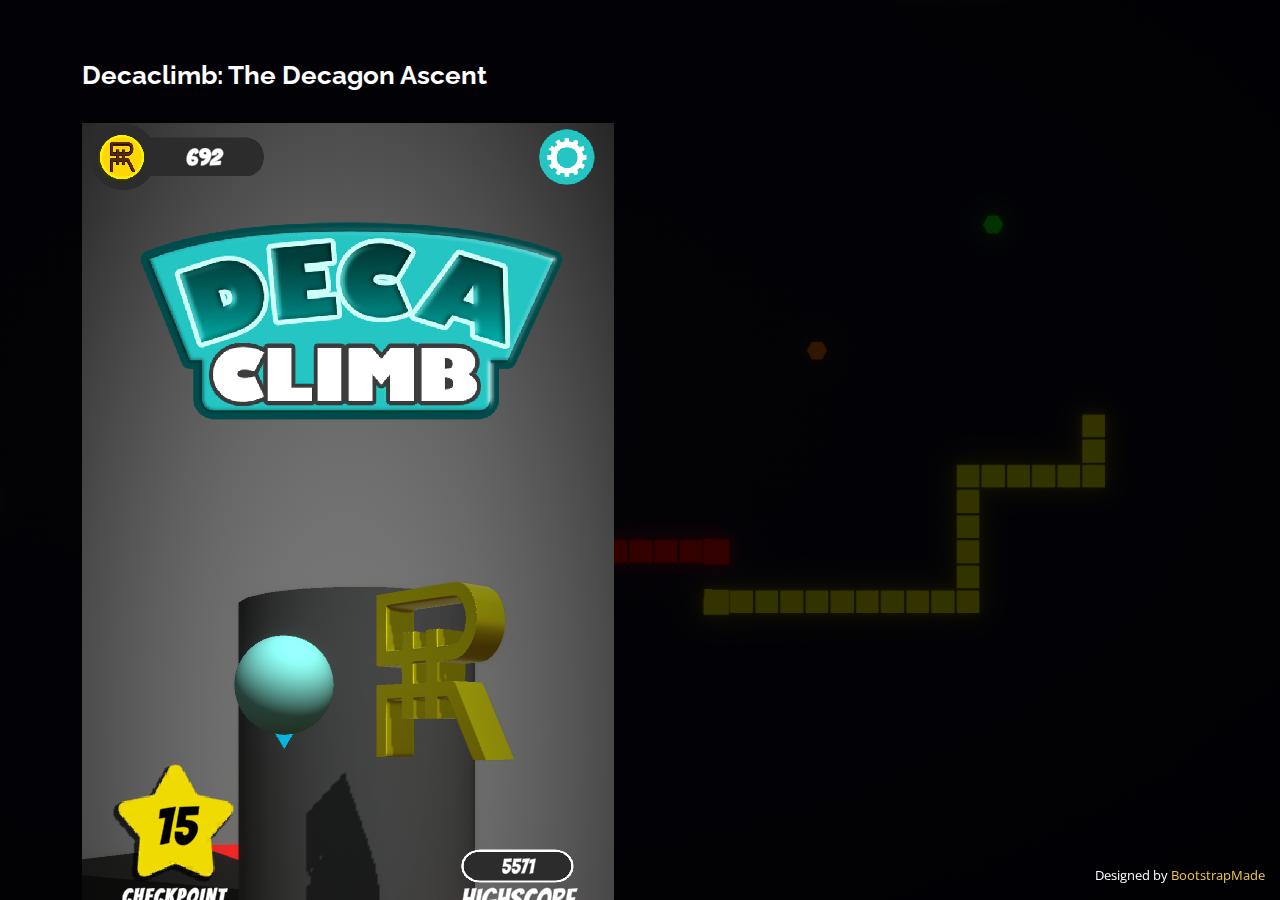
<file: DecaClimb.html>
<!DOCTYPE html>
<html lang="en">

<head>
  <meta charset="utf-8">
  <meta content="width=device-width, initial-scale=1.0" name="viewport">

  <title>DecaClimb</title>
  <meta content="" name="description">
  <meta content="" name="keywords">

  <!-- Favicons -->
  <link href="assets/img/logo.png" rel="icon">
  <link href="assets/img/logo.png" rel="apple-touch-icon">

  <!-- Google Fonts -->
  <link href="https://fonts.googleapis.com/css?family=Open+Sans:300,300i,400,400i,600,600i,700,700i|Raleway:300,300i,400,400i,500,500i,600,600i,700,700i|Poppins:300,300i,400,400i,500,500i,600,600i,700,700i" rel="stylesheet">

  <!-- Vendor CSS Files -->
  <link href="assets/vendor/bootstrap/css/bootstrap.min.css" rel="stylesheet">
  <link href="assets/vendor/bootstrap-icons/bootstrap-icons.css" rel="stylesheet">
  <link href="assets/vendor/boxicons/css/boxicons.min.css" rel="stylesheet">
  <link href="assets/vendor/glightbox/css/glightbox.min.css" rel="stylesheet">
  <link href="assets/vendor/remixicon/remixicon.css" rel="stylesheet">
  <link href="assets/vendor/swiper/swiper-bundle.min.css" rel="stylesheet">

  <!-- Template Main CSS File -->
  <link href="assets/css/style.css" rel="stylesheet">

  <!-- =======================================================
  * Template Name: Personal - v4.7.0
  * Template URL: https://bootstrapmade.com/personal-free-resume-bootstrap-template/
  * Author: BootstrapMade.com
  * License: https://bootstrapmade.com/license/
  ======================================================== -->
</head>

<body>

  <main id="main">

    <!-- ======= Portfolio Details ======= -->
    <div id="portfolio-details" class="portfolio-details">
      <div class="container">

        <div class="row">

          <div class="col-lg-8">
            <h2 class="portfolio-title">Decaclimb: The Decagon Ascent</h2>

            <div class="portfolio-details-slider swiper">
              <div class="swiper-wrapper align-items-center">

                <div class="swiper-slide">
                  <img src="assets/img/portfolio/Decaclimb/Decaclimb (6).png" alt="">
                </div>
                <div class="swiper-slide">
                  <img src="assets/img/portfolio/Decaclimb/Decaclimb (7).png" alt="">
                </div>
                <div class="swiper-slide">
                  <img src="assets/img/portfolio/Decaclimb/Decaclimb (8).png" alt="">
                </div>
                <div class="swiper-slide">
                  <img src="assets/img/portfolio/Decaclimb/Decaclimb (9).png" alt="">
                </div>
                <div class="swiper-slide">
                  <img src="assets/img/portfolio/Decaclimb/Decaclimb (1).png" alt="">
                </div>
                </div>

              </div>
              <div class="swiper-pagination"></div>
            </div>

          </div>

          <div class="col-lg-4 portfolio-info">
            <h3><strong>Project information</strong></h3>
            <ul>
              <li><strong>Category</strong>: Unity</li>
              <li><strong>Playstore Link</strong>: <a href="https://play.google.com/store/apps/details?id=com.RevityStudio.DecaClimb&pcampaignid=web_share" target="_blank">Playstore/Decaclimb</a></li>
              <li><strong>Youtube</strong>: <a href="https://youtu.be/O_ZMiCXAq3M" target="_blank">youtube/Decaclimb</a></li>
              <li><strong>Project URL</strong>: <a href="https://github.com/mastermind79832/DecaClimb-Unity/tree/Rewamp" target="_blank">Github/Decaclimb</a></li>
            </ul>

            <p>
                Embark on an exhilarating journey up the infinite decagon pillar in DecaClimb, the latest hyper-casual sensation from Revity Studios. With each floor shaped like a decagon, your reflexes and strategy will be put to the test as you leap, dodge, and climb your way to the top.

                <h3><strong>Features:</strong></h3> 
                  <ul class="stuff">
                    <li>Endless Gameplay: How high can you climb? With procedurally generated floors, no two climbs are the same.</li>
                    <li>Simple Controls: Easy to learn, hard to master. Tap to jump and swipe to move - that’s all you need to start climbing.</li>
                    <li>Vibrant Graphics: Experience a colorful and dynamic world as you ascend the pillar..</li>
                    <li>Competitive Leaderboards: Climb past your friends and other players to reach the top of the leaderboards.</li>
                    <li>Competitive Leaderboards: Climb past your friends and other players to reach the top of the leaderboards.</li>
                    <li>Regular Updates: New challenges and features added regularly to keep the climb exciting.</li>
                </ul>

                <h3><strong>About Revity Studios</strong></h3> 
                Revity Studios is the solo venture of a passionate developer dedicated to creating captivating gaming experiences. With a focus on simplicity and enjoyment, our games are designed to be picked up and played by anyone, anytime, anywhere.<br/>
                Join the Climb! Are you ready to scale new heights? Download DecaClimb now and start your ascent to glory!
            </p>
          </div>

        </div>

      </div>
    </div><!-- End Portfolio Details -->

  </main><!-- End #main -->

  <div class="credits">
    <!-- All the links in the footer should remain intact. -->
    <!-- You can delete the links only if you purchased the pro version. -->
    <!-- Licensing information: https://bootstrapmade.com/license/ -->
    <!-- Purchase the pro version with working PHP/AJAX contact form: https://bootstrapmade.com/personal-free-resume-bootstrap-template/ -->
    Designed by <a href="https://bootstrapmade.com/">BootstrapMade</a>
  </div>

  <!-- Vendor JS Files -->
  <script src="assets/vendor/purecounter/purecounter.js"></script>
  <script src="assets/vendor/bootstrap/js/bootstrap.bundle.min.js"></script>
  <script src="assets/vendor/glightbox/js/glightbox.min.js"></script>
  <script src="assets/vendor/isotope-layout/isotope.pkgd.min.js"></script>
  <script src="assets/vendor/swiper/swiper-bundle.min.js"></script>
  <script src="assets/vendor/waypoints/noframework.waypoints.js"></script>
  <script src="assets/vendor/php-email-form/validate.js"></script>

  <!-- Template Main JS File -->
  <script src="assets/js/main.js"></script>

</body>

</html>
</file>
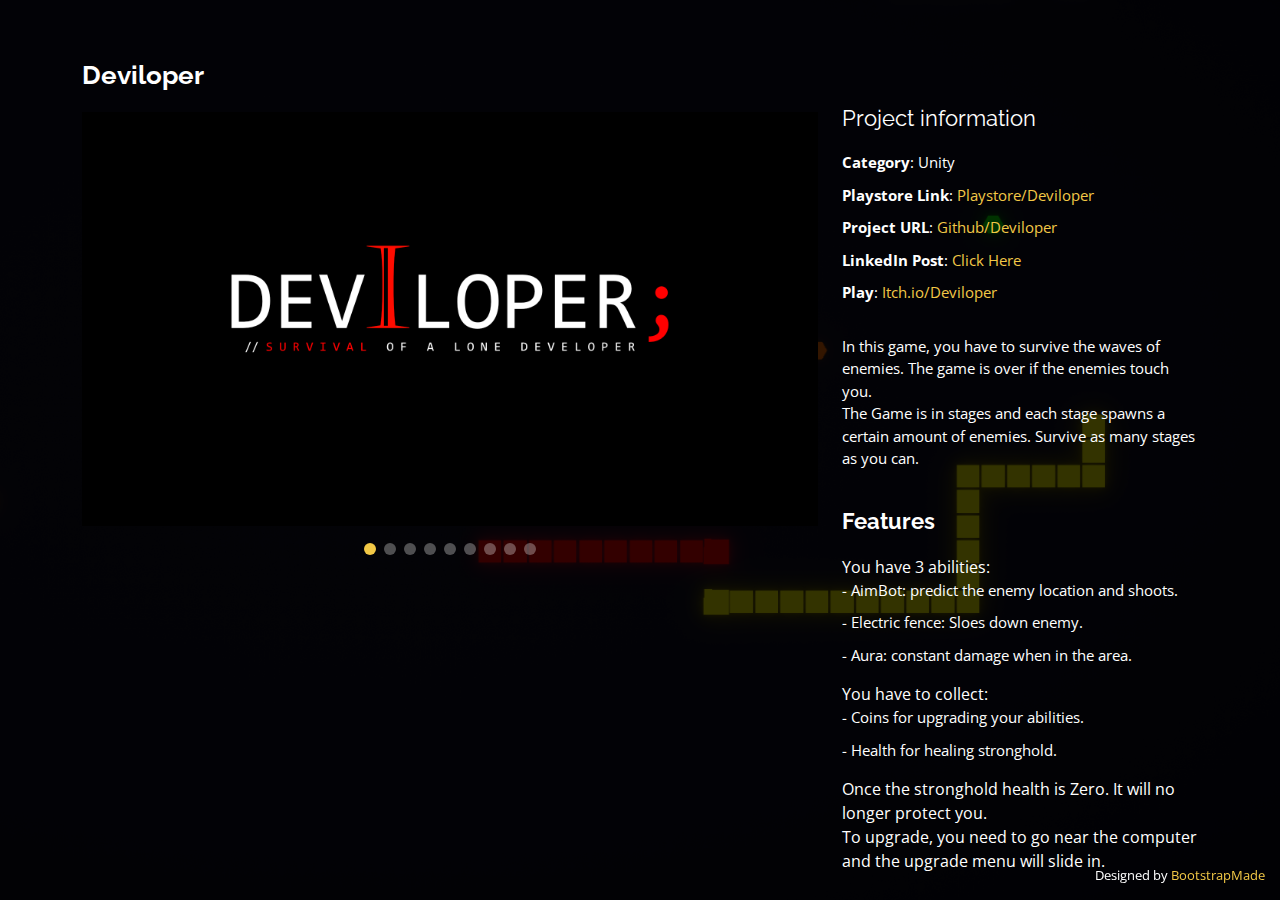
<file: Deviloper.html>
<!DOCTYPE html>
<html lang="en">

<head>
  <meta charset="utf-8">
  <meta content="width=device-width, initial-scale=1.0" name="viewport">

  <title>Deviloper</title>
  <meta content="" name="description">
  <meta content="" name="keywords">

  <!-- Favicons -->
  <link href="assets/img/logo.png" rel="icon">
  <link href="assets/img/logo.png" rel="apple-touch-icon">

  <!-- Google Fonts -->
  <link href="https://fonts.googleapis.com/css?family=Open+Sans:300,300i,400,400i,600,600i,700,700i|Raleway:300,300i,400,400i,500,500i,600,600i,700,700i|Poppins:300,300i,400,400i,500,500i,600,600i,700,700i" rel="stylesheet">

  <!-- Vendor CSS Files -->
  <link href="assets/vendor/bootstrap/css/bootstrap.min.css" rel="stylesheet">
  <link href="assets/vendor/bootstrap-icons/bootstrap-icons.css" rel="stylesheet">
  <link href="assets/vendor/boxicons/css/boxicons.min.css" rel="stylesheet">
  <link href="assets/vendor/glightbox/css/glightbox.min.css" rel="stylesheet">
  <link href="assets/vendor/remixicon/remixicon.css" rel="stylesheet">
  <link href="assets/vendor/swiper/swiper-bundle.min.css" rel="stylesheet">

  <!-- Template Main CSS File -->
  <link href="assets/css/style.css" rel="stylesheet">

  <!-- =======================================================
  * Template Name: Personal - v4.7.0
  * Template URL: https://bootstrapmade.com/personal-free-resume-bootstrap-template/
  * Author: BootstrapMade.com
  * License: https://bootstrapmade.com/license/
  ======================================================== -->
</head>

<body>

  <main id="main">

    <!-- ======= Portfolio Details ======= -->
    <div id="portfolio-details" class="portfolio-details">
      <div class="container">

        <div class="row">

          <div class="col-lg-8">
            <h2 class="portfolio-title">Deviloper</h2>

            <div class="portfolio-details-slider swiper">
              <div class="swiper-wrapper align-items-center">

                <div class="swiper-slide">
                  <img src="assets/img/portfolio/Deviloper/DeviloperLogo.png" alt="">
                </div>
                <div class="swiper-slide">
                  <img src="assets/img/portfolio/Deviloper/MainMenu.png" alt="">
                </div>
                <div class="swiper-slide">
                  <img src="assets/img/portfolio/Deviloper/Gameplay1.png" alt="">
                </div>
                <div class="swiper-slide">
                  <img src="assets/img/portfolio/Deviloper/Gameplay2.png" alt="">
                </div>
                <div class="swiper-slide">
                  <img src="assets/img/portfolio/Deviloper/Gameplay3.png" alt="">
                </div>
                <div class="swiper-slide">
                  <img src="assets/img/portfolio/Deviloper/Gameplay4.png" alt="">
                </div>
                <div class="swiper-slide">
                  <img src="assets/img/portfolio/Deviloper/Gameplay5.png" alt="">
                </div>
                <div class="swiper-slide">
                  <img src="assets/img/portfolio/Deviloper/Gameplay6.png" alt="">
                </div>
                <div class="swiper-slide">
                  <img src="assets/img/portfolio/Deviloper/Gameplay7.png" alt="">
                </div>

              </div>
              <div class="swiper-pagination"></div>
            </div>

          </div>

          <div class="col-lg-4 portfolio-info">
            <h3>Project information</h3>
            <ul>
              <li><strong>Category</strong>: Unity</li>
              <li><strong>Playstore Link</strong>: <a href="https://github.com/mastermind79832/Deviloper-Unity2D" target="_blank">Playstore/Deviloper</a></li>
              <li><strong>Project URL</strong>: <a href="https://github.com/mastermind79832/Deviloper-Unity2D" target="_blank">Github/Deviloper</a></li>
              <li><strong>LinkedIn Post</strong>: <a href="https://www.linkedin.com/posts/aditya-ajith_unity2d-gamedev-activity-6972426164548108288-RJr_?utm_source=share&utm_medium=member_desktop" target="_blank">Click Here</a></li>
              <li><strong>Play</strong>: <a href="https://adityaajith.itch.io/deviloper" target="_blank">Itch.io/Deviloper</a></li>
            </ul>

            <p>
                In this game, you have to survive the waves of enemies. The game is over if the enemies touch you. <br>
                The Game is in stages and each stage spawns a certain amount of enemies. Survive as many stages as you can.<br>
                <br>
                <h3><strong>Features</strong></h3>
                You have 3 abilities:<br>
                <ul>
                    <li>- AimBot: predict the enemy location and shoots. </li>
                    <li>- Electric fence: Sloes down enemy. </li>
                    <li>- Aura: constant damage when in the area. </li>
                </ul>
                You have to collect:<br>
                <ul>
                    <li>- Coins for upgrading your abilities. </li>
                    <li>- Health for healing stronghold. </li>
                </ul>
                Once the stronghold health is Zero. It will no longer protect you.<br>
                To upgrade, you need to go near the computer and the upgrade menu will slide in.<br>
                <br>
                <h3><strong>Code Designs</strong></h3>
                <ul class="stuff">
                    <li>Powerup Upgrade System using observer pattern.</li>
                    <li>Object Pooling for Bullets and enemies.</li>
                    <li>Factory pattern for spawing.</li>
                    <li>Scaleable stage structure for controlling each state properties.</li>
                </ul>
            </p>
          </div>

        </div>

      </div>
    </div><!-- End Portfolio Details -->

  </main><!-- End #main -->

  <div class="credits">
    <!-- All the links in the footer should remain intact. -->
    <!-- You can delete the links only if you purchased the pro version. -->
    <!-- Licensing information: https://bootstrapmade.com/license/ -->
    <!-- Purchase the pro version with working PHP/AJAX contact form: https://bootstrapmade.com/personal-free-resume-bootstrap-template/ -->
    Designed by <a href="https://bootstrapmade.com/">BootstrapMade</a>
  </div>

  <!-- Vendor JS Files -->
  <script src="assets/vendor/purecounter/purecounter.js"></script>
  <script src="assets/vendor/bootstrap/js/bootstrap.bundle.min.js"></script>
  <script src="assets/vendor/glightbox/js/glightbox.min.js"></script>
  <script src="assets/vendor/isotope-layout/isotope.pkgd.min.js"></script>
  <script src="assets/vendor/swiper/swiper-bundle.min.js"></script>
  <script src="assets/vendor/waypoints/noframework.waypoints.js"></script>
  <script src="assets/vendor/php-email-form/validate.js"></script>

  <!-- Template Main JS File -->
  <script src="assets/js/main.js"></script>

</body>

</html>
</file>
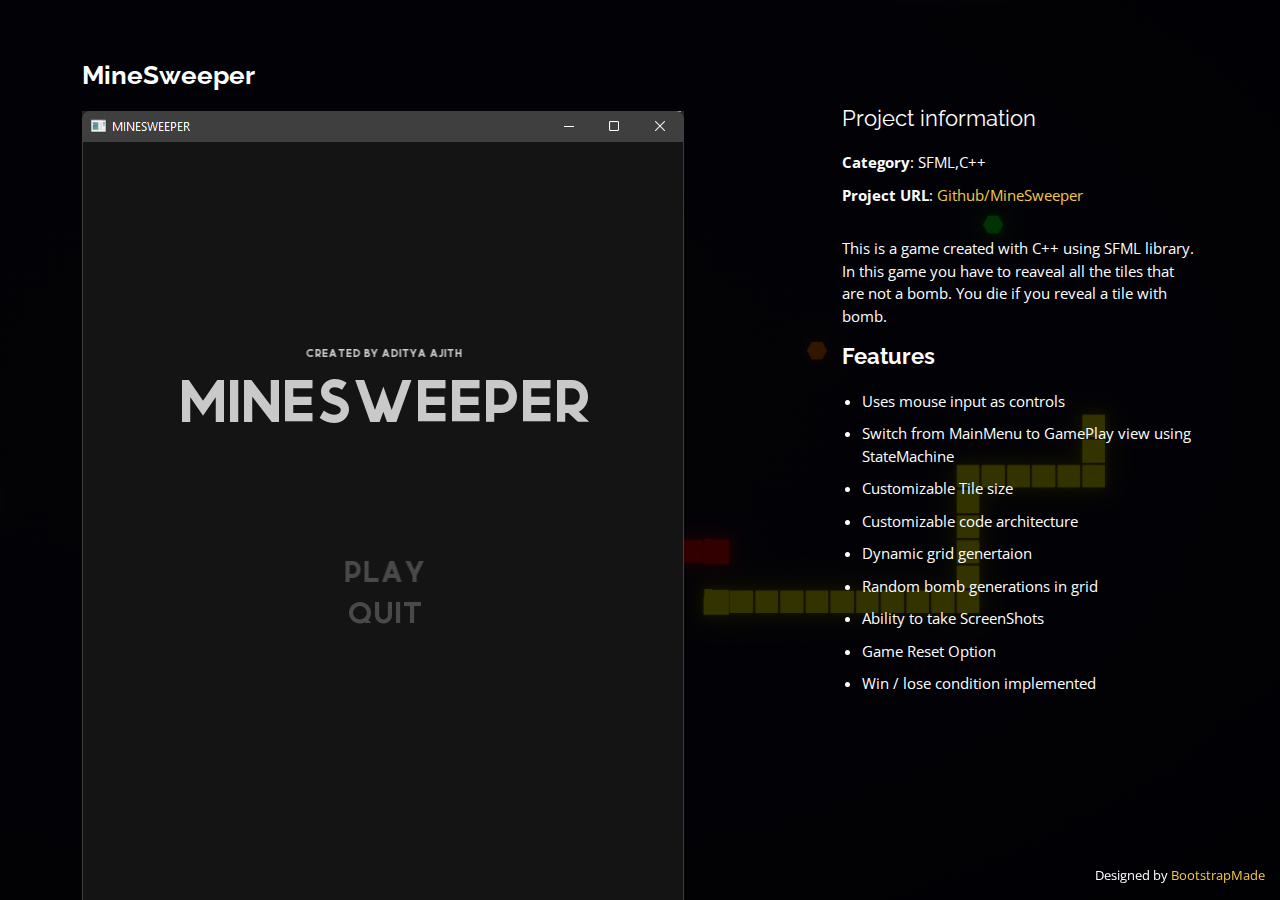
<file: MineSweeper.html>
<!DOCTYPE html>
<html lang="en">

<head>
  <meta charset="utf-8">
  <meta content="width=device-width, initial-scale=1.0" name="viewport">

  <title>MineSweeper</title>
  <meta content="" name="description">
  <meta content="" name="keywords">

  <!-- Favicons -->
  <link href="assets/img/logo.png" rel="icon">
  <link href="assets/img/logo.png" rel="apple-touch-icon">

  <!-- Google Fonts -->
  <link href="https://fonts.googleapis.com/css?family=Open+Sans:300,300i,400,400i,600,600i,700,700i|Raleway:300,300i,400,400i,500,500i,600,600i,700,700i|Poppins:300,300i,400,400i,500,500i,600,600i,700,700i" rel="stylesheet">

  <!-- Vendor CSS Files -->
  <link href="assets/vendor/bootstrap/css/bootstrap.min.css" rel="stylesheet">
  <link href="assets/vendor/bootstrap-icons/bootstrap-icons.css" rel="stylesheet">
  <link href="assets/vendor/boxicons/css/boxicons.min.css" rel="stylesheet">
  <link href="assets/vendor/glightbox/css/glightbox.min.css" rel="stylesheet">
  <link href="assets/vendor/remixicon/remixicon.css" rel="stylesheet">
  <link href="assets/vendor/swiper/swiper-bundle.min.css" rel="stylesheet">

  <!-- Template Main CSS File -->
  <link href="assets/css/style.css" rel="stylesheet">

  <!-- =======================================================
  * Template Name: Personal - v4.7.0
  * Template URL: https://bootstrapmade.com/personal-free-resume-bootstrap-template/
  * Author: BootstrapMade.com
  * License: https://bootstrapmade.com/license/
  ======================================================== -->
</head>

<body>

  <main id="main">

    <!-- ======= Portfolio Details ======= -->
    <div id="portfolio-details" class="portfolio-details">
      <div class="container">

        <div class="row">

          <div class="col-lg-8">
            <h2 class="portfolio-title">MineSweeper</h2>

            <div class="portfolio-details-slider swiper">
              <div class="swiper-wrapper align-items-center">

                <div class="swiper-slide">
                  <img src="assets/img/portfolio/MineSweeper/MainMenu.png" alt="">
                </div>
                <div class="swiper-slide">
                  <img src="assets/img/portfolio/MineSweeper/capture1.png" alt="">
                </div>

                <div class="swiper-slide">
                  <img src="assets/img/portfolio/MineSweeper/capture2.png" alt="">
                </div>

                <div class="swiper-slide">
                  <img src="assets/img/portfolio/MineSweeper/capture3.png" alt="">
                </div>

                <div class="swiper-slide">
                  <img src="assets/img/portfolio/MineSweeper/capture5.png" alt="">
                </div>

                <div class="swiper-slide">
                  <img src="assets/img/portfolio/MineSweeper/capture4.png" alt="">
                </div>

              </div>
              <div class="swiper-pagination"></div>
            </div>

          </div>

          <div class="col-lg-4 portfolio-info">
            <h3>Project information</h3>
            <ul>
              <li><strong>Category</strong>: SFML,C++</li>
              <li><strong>Project URL</strong>: <a href="https://github.com/mastermind79832/Minesweeper-Using-SFML" target="_blank">Github/MineSweeper</a></li>
            </ul>

            <p>
                This is a game created with C++ using SFML library. In this game you have to reaveal all the tiles that are not a bomb. You die if you reveal a tile with bomb.
                <h3><strong>Features</strong></h3>
                <ul class="stuff">
                    <li>Uses mouse input as controls</li>
                    <li>Switch from MainMenu to GamePlay view using StateMachine</li>
                    <li>Customizable Tile size</li>
                    <li>Customizable code architecture</li>
                    <li>Dynamic grid genertaion</li>
                    <li>Random bomb generations in grid</li>
                    <li>Ability to take ScreenShots</li>
                    <li>Game Reset Option</li>
                    <li>Win / lose condition implemented</li>
                </ul>
            </p>
          </div>

        </div>

      </div>
    </div><!-- End Portfolio Details -->

  </main><!-- End #main -->

  <div class="credits">
    <!-- All the links in the footer should remain intact. -->
    <!-- You can delete the links only if you purchased the pro version. -->
    <!-- Licensing information: https://bootstrapmade.com/license/ -->
    <!-- Purchase the pro version with working PHP/AJAX contact form: https://bootstrapmade.com/personal-free-resume-bootstrap-template/ -->
    Designed by <a href="https://bootstrapmade.com/">BootstrapMade</a>
  </div>

  <!-- Vendor JS Files -->
  <script src="assets/vendor/purecounter/purecounter.js"></script>
  <script src="assets/vendor/bootstrap/js/bootstrap.bundle.min.js"></script>
  <script src="assets/vendor/glightbox/js/glightbox.min.js"></script>
  <script src="assets/vendor/isotope-layout/isotope.pkgd.min.js"></script>
  <script src="assets/vendor/swiper/swiper-bundle.min.js"></script>
  <script src="assets/vendor/waypoints/noframework.waypoints.js"></script>
  <script src="assets/vendor/php-email-form/validate.js"></script>

  <!-- Template Main JS File -->
  <script src="assets/js/main.js"></script>

</body>

</html>
</file>
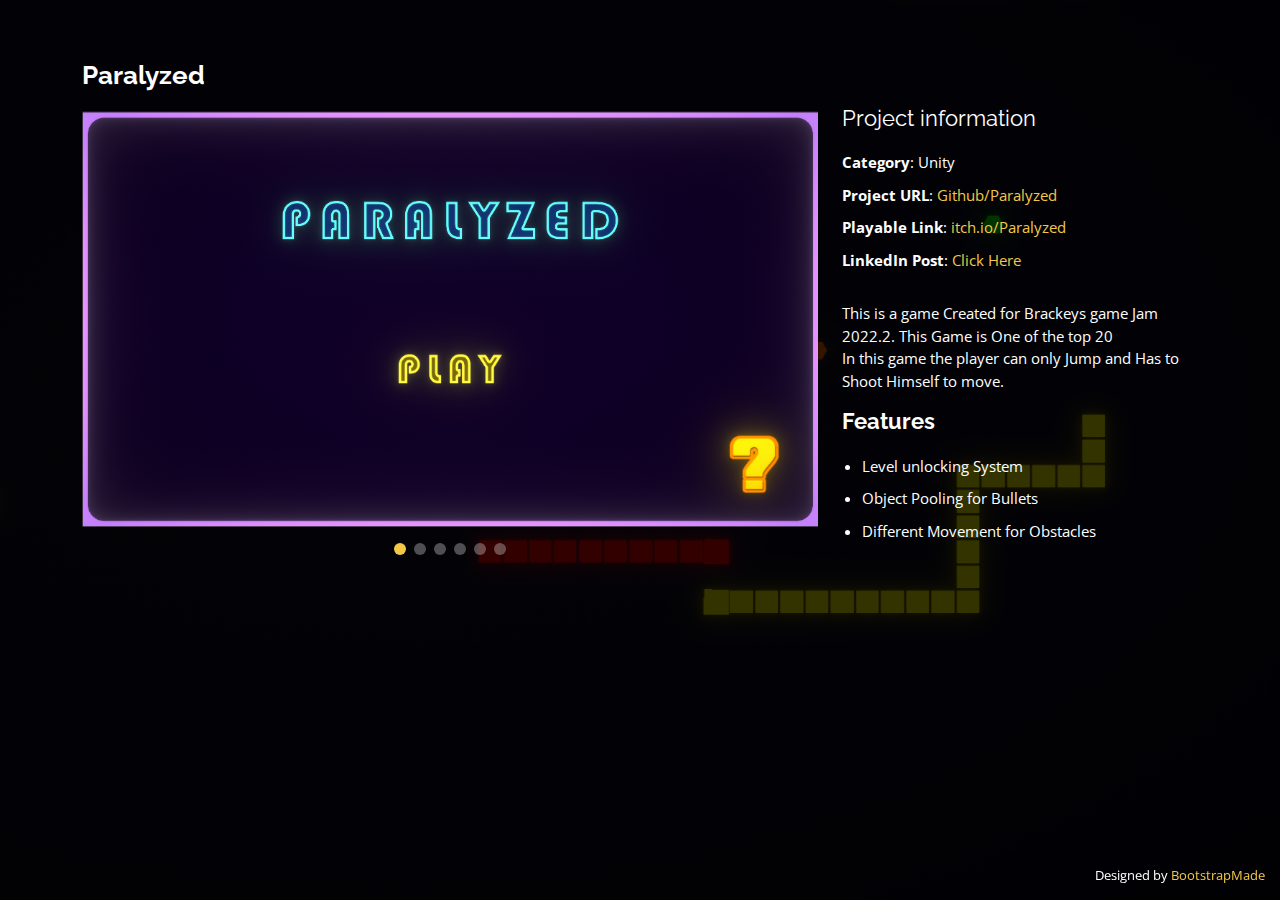
<file: Paralyzed.html>
<!DOCTYPE html>
<html lang="en">

<head>
  <meta charset="utf-8">
  <meta content="width=device-width, initial-scale=1.0" name="viewport">

  <title>Paralyzed</title>
  <meta content="" name="description">
  <meta content="" name="keywords">

  <!-- Favicons -->
  <link href="assets/img/logo.png" rel="icon">
  <link href="assets/img/logo.png" rel="apple-touch-icon">

  <!-- Google Fonts -->
  <link href="https://fonts.googleapis.com/css?family=Open+Sans:300,300i,400,400i,600,600i,700,700i|Raleway:300,300i,400,400i,500,500i,600,600i,700,700i|Poppins:300,300i,400,400i,500,500i,600,600i,700,700i" rel="stylesheet">

  <!-- Vendor CSS Files -->
  <link href="assets/vendor/bootstrap/css/bootstrap.min.css" rel="stylesheet">
  <link href="assets/vendor/bootstrap-icons/bootstrap-icons.css" rel="stylesheet">
  <link href="assets/vendor/boxicons/css/boxicons.min.css" rel="stylesheet">
  <link href="assets/vendor/glightbox/css/glightbox.min.css" rel="stylesheet">
  <link href="assets/vendor/remixicon/remixicon.css" rel="stylesheet">
  <link href="assets/vendor/swiper/swiper-bundle.min.css" rel="stylesheet">

  <!-- Template Main CSS File -->
  <link href="assets/css/style.css" rel="stylesheet">

  <!-- =======================================================
  * Template Name: Personal - v4.7.0
  * Template URL: https://bootstrapmade.com/personal-free-resume-bootstrap-template/
  * Author: BootstrapMade.com
  * License: https://bootstrapmade.com/license/
  ======================================================== -->
</head>

<body>

  <main id="main">

    <!-- ======= Portfolio Details ======= -->
    <div id="portfolio-details" class="portfolio-details">
      <div class="container">

        <div class="row">

          <div class="col-lg-8">
            <h2 class="portfolio-title">Paralyzed</h2>

            <div class="portfolio-details-slider swiper">
              <div class="swiper-wrapper align-items-center">

                <div class="swiper-slide">
                  <img src="assets/img/portfolio/Paralyzed/MainMenu.png" alt="">
                </div>

                <div class="swiper-slide">
                  <img src="assets/img/portfolio/Paralyzed/LevelSelection.png" alt="">
                </div>

                <div class="swiper-slide">
                  <img src="assets/img/portfolio/Paralyzed/Gameplay1.png" alt="">
                </div>

                <div class="swiper-slide">
                  <img src="assets/img/portfolio/Paralyzed/Gameplay2.png" alt="">
                </div>

                <div class="swiper-slide">
                  <img src="assets/img/portfolio/Paralyzed/Gameplay3.png" alt="">
                </div>

                <div class="swiper-slide">
                  <img src="assets/img/portfolio/Paralyzed/Gameplay4.png" alt="">
                </div>

              </div>
              <div class="swiper-pagination"></div>
            </div>

          </div>

          <div class="col-lg-4 portfolio-info">
            <h3>Project information</h3>
            <ul>
              <li><strong>Category</strong>: Unity</li>
              <li><strong>Project URL</strong>: <a href="https://github.com/mastermind79832/Paralyzed target="_blank"">Github/Paralyzed</a></li>
              <li><strong>Playable Link</strong>: <a href="https://xclad.itch.io/paralyzed target="_blank"">itch.io/Paralyzed</a></li>
              <li><strong>LinkedIn Post</strong>: <a href="https://www.linkedin.com/posts/aditya-ajith_gamedev-unity2d-activity-6970810365257400320-crk9?utm_source=share&utm_medium=member_desktop target="_blank"">Click Here</a></li>
            </ul>

            <p>
                This is a game Created for Brackeys game Jam 2022.2. This Game is One of the top 20<br>
                In this game the player can only Jump and Has to Shoot Himself to move.
                <br>
                <h3><strong>Features</strong></h3>
                <ul class="stuff">
                    <li>Level unlocking System</li>
                    <li>Object Pooling for Bullets</li>
                    <li>Different Movement for Obstacles</li>
                </ul>
            </p>
          </div>

        </div>

      </div>
    </div><!-- End Portfolio Details -->

  </main><!-- End #main -->

  <div class="credits">
    <!-- All the links in the footer should remain intact. -->
    <!-- You can delete the links only if you purchased the pro version. -->
    <!-- Licensing information: https://bootstrapmade.com/license/ -->
    <!-- Purchase the pro version with working PHP/AJAX contact form: https://bootstrapmade.com/personal-free-resume-bootstrap-template/ -->
    Designed by <a href="https://bootstrapmade.com/">BootstrapMade</a>
  </div>

  <!-- Vendor JS Files -->
  <script src="assets/vendor/purecounter/purecounter.js"></script>
  <script src="assets/vendor/bootstrap/js/bootstrap.bundle.min.js"></script>
  <script src="assets/vendor/glightbox/js/glightbox.min.js"></script>
  <script src="assets/vendor/isotope-layout/isotope.pkgd.min.js"></script>
  <script src="assets/vendor/swiper/swiper-bundle.min.js"></script>
  <script src="assets/vendor/waypoints/noframework.waypoints.js"></script>
  <script src="assets/vendor/php-email-form/validate.js"></script>

  <!-- Template Main JS File -->
  <script src="assets/js/main.js"></script>

</body>

</html>
</file>
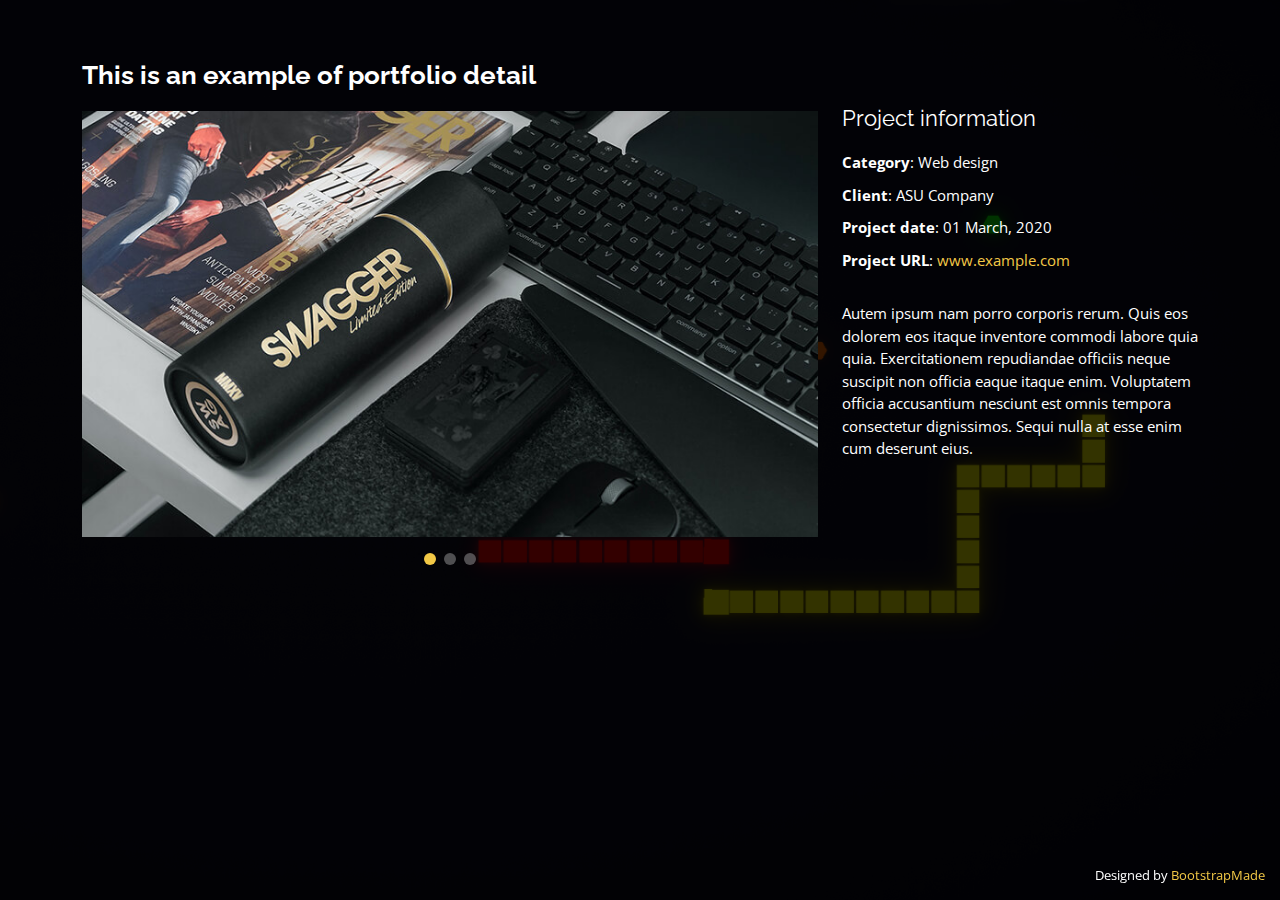
<file: portfolio-details.html>
<!DOCTYPE html>
<html lang="en">

<head>
  <meta charset="utf-8">
  <meta content="width=device-width, initial-scale=1.0" name="viewport">

  <title>Portfolio Details - Personal Bootstrap Template</title>
  <meta content="" name="description">
  <meta content="" name="keywords">

  <!-- Favicons -->
  <link href="assets/img/favicon.png" rel="icon">
  <link href="assets/img/apple-touch-icon.png" rel="apple-touch-icon">

  <!-- Google Fonts -->
  <link href="https://fonts.googleapis.com/css?family=Open+Sans:300,300i,400,400i,600,600i,700,700i|Raleway:300,300i,400,400i,500,500i,600,600i,700,700i|Poppins:300,300i,400,400i,500,500i,600,600i,700,700i" rel="stylesheet">

  <!-- Vendor CSS Files -->
  <link href="assets/vendor/bootstrap/css/bootstrap.min.css" rel="stylesheet">
  <link href="assets/vendor/bootstrap-icons/bootstrap-icons.css" rel="stylesheet">
  <link href="assets/vendor/boxicons/css/boxicons.min.css" rel="stylesheet">
  <link href="assets/vendor/glightbox/css/glightbox.min.css" rel="stylesheet">
  <link href="assets/vendor/remixicon/remixicon.css" rel="stylesheet">
  <link href="assets/vendor/swiper/swiper-bundle.min.css" rel="stylesheet">

  <!-- Template Main CSS File -->
  <link href="assets/css/style.css" rel="stylesheet">

  <!-- =======================================================
  * Template Name: Personal - v4.7.0
  * Template URL: https://bootstrapmade.com/personal-free-resume-bootstrap-template/
  * Author: BootstrapMade.com
  * License: https://bootstrapmade.com/license/
  ======================================================== -->
</head>

<body>

  <main id="main">

    <!-- ======= Portfolio Details ======= -->
    <div id="portfolio-details" class="portfolio-details">
      <div class="container">

        <div class="row">

          <div class="col-lg-8">
            <h2 class="portfolio-title">This is an example of portfolio detail</h2>

            <div class="portfolio-details-slider swiper">
              <div class="swiper-wrapper align-items-center">

                <div class="swiper-slide">
                  <img src="assets/img/portfolio/portfolio-details-1.jpg" alt="">
                </div>

                <div class="swiper-slide">
                  <img src="assets/img/portfolio/portfolio-details-2.jpg" alt="">
                </div>

                <div class="swiper-slide">
                  <img src="assets/img/portfolio/portfolio-details-3.jpg" alt="">
                </div>

              </div>
              <div class="swiper-pagination"></div>
            </div>

          </div>

          <div class="col-lg-4 portfolio-info">
            <h3>Project information</h3>
            <ul>
              <li><strong>Category</strong>: Web design</li>
              <li><strong>Client</strong>: ASU Company</li>
              <li><strong>Project date</strong>: 01 March, 2020</li>
              <li><strong>Project URL</strong>: <a href="#">www.example.com</a></li>
            </ul>

            <p>
              Autem ipsum nam porro corporis rerum. Quis eos dolorem eos itaque inventore commodi labore quia quia. Exercitationem repudiandae officiis neque suscipit non officia eaque itaque enim. Voluptatem officia accusantium nesciunt est omnis tempora consectetur dignissimos. Sequi nulla at esse enim cum deserunt eius.
            </p>
          </div>

        </div>

      </div>
    </div><!-- End Portfolio Details -->

  </main><!-- End #main -->

  <div class="credits">
    <!-- All the links in the footer should remain intact. -->
    <!-- You can delete the links only if you purchased the pro version. -->
    <!-- Licensing information: https://bootstrapmade.com/license/ -->
    <!-- Purchase the pro version with working PHP/AJAX contact form: https://bootstrapmade.com/personal-free-resume-bootstrap-template/ -->
    Designed by <a href="https://bootstrapmade.com/">BootstrapMade</a>
  </div>

  <!-- Vendor JS Files -->
  <script src="assets/vendor/purecounter/purecounter.js"></script>
  <script src="assets/vendor/bootstrap/js/bootstrap.bundle.min.js"></script>
  <script src="assets/vendor/glightbox/js/glightbox.min.js"></script>
  <script src="assets/vendor/isotope-layout/isotope.pkgd.min.js"></script>
  <script src="assets/vendor/swiper/swiper-bundle.min.js"></script>
  <script src="assets/vendor/waypoints/noframework.waypoints.js"></script>
  <script src="assets/vendor/php-email-form/validate.js"></script>

  <!-- Template Main JS File -->
  <script src="assets/js/main.js"></script>

</body>

</html>
</file>
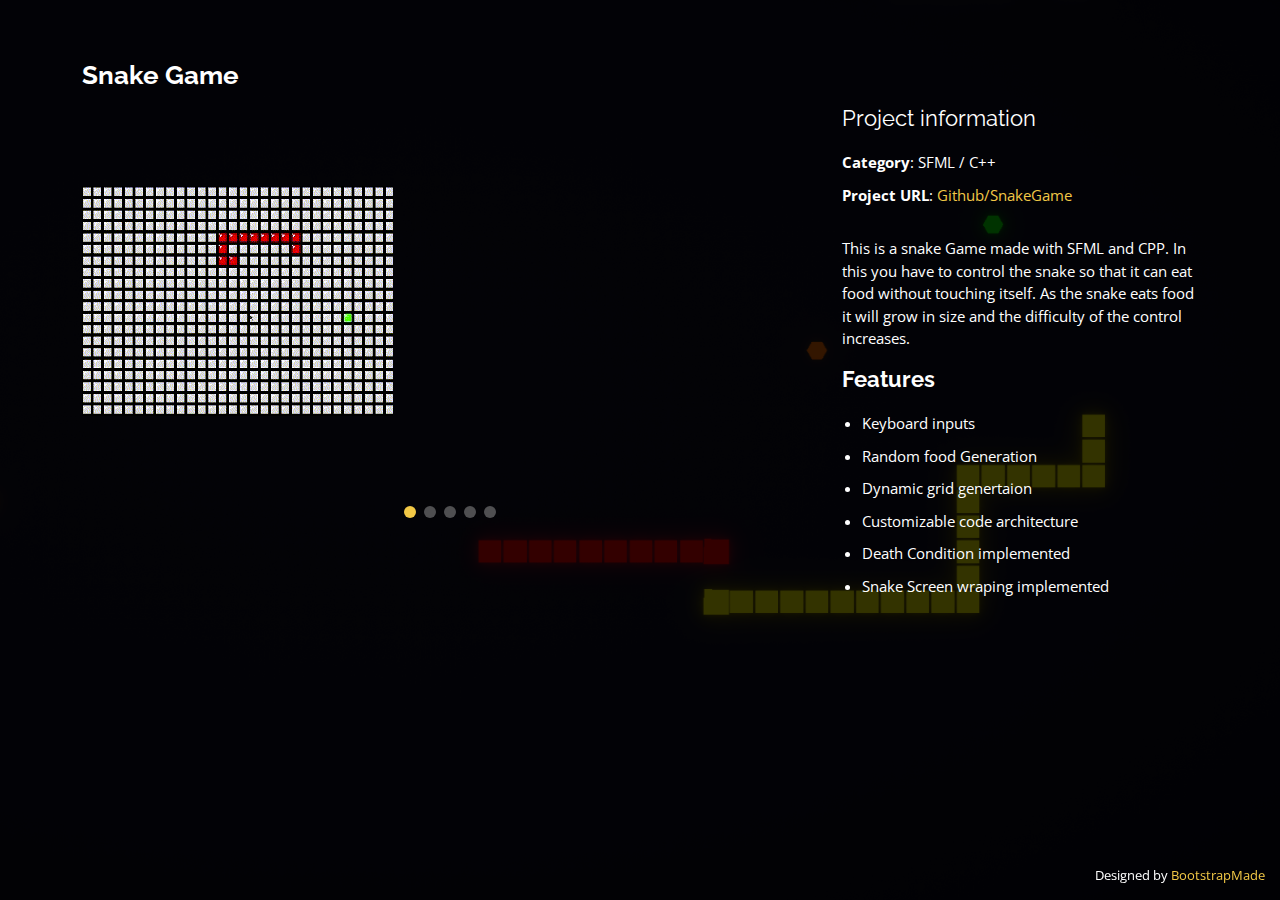
<file: SnakeGame.html>
<!DOCTYPE html>
<html lang="en">

<head>
  <meta charset="utf-8">
  <meta content="width=device-width, initial-scale=1.0" name="viewport">

  <title>Snake Game</title>
  <meta content="" name="description">
  <meta content="" name="keywords">

  <!-- Favicons -->
  <link href="assets/img/logo.png" rel="icon">
  <link href="assets/img/logo.png" rel="apple-touch-icon">

  <!-- Google Fonts -->
  <link href="https://fonts.googleapis.com/css?family=Open+Sans:300,300i,400,400i,600,600i,700,700i|Raleway:300,300i,400,400i,500,500i,600,600i,700,700i|Poppins:300,300i,400,400i,500,500i,600,600i,700,700i" rel="stylesheet">

  <!-- Vendor CSS Files -->
  <link href="assets/vendor/bootstrap/css/bootstrap.min.css" rel="stylesheet">
  <link href="assets/vendor/bootstrap-icons/bootstrap-icons.css" rel="stylesheet">
  <link href="assets/vendor/boxicons/css/boxicons.min.css" rel="stylesheet">
  <link href="assets/vendor/glightbox/css/glightbox.min.css" rel="stylesheet">
  <link href="assets/vendor/remixicon/remixicon.css" rel="stylesheet">
  <link href="assets/vendor/swiper/swiper-bundle.min.css" rel="stylesheet">

  <!-- Template Main CSS File -->
  <link href="assets/css/style.css" rel="stylesheet">

  <!-- =======================================================
  * Template Name: Personal - v4.7.0
  * Template URL: https://bootstrapmade.com/personal-free-resume-bootstrap-template/
  * Author: BootstrapMade.com
  * License: https://bootstrapmade.com/license/
  ======================================================== -->
</head>

<body>

  <main id="main">

    <!-- ======= Portfolio Details ======= -->
    <div id="portfolio-details" class="portfolio-details">
      <div class="container">

        <div class="row">

          <div class="col-lg-8">
            <h2 class="portfolio-title">Snake Game</h2>

            <div class="portfolio-details-slider swiper">
              <div class="swiper-wrapper align-items-center">

                <div class="swiper-slide">
                  <img src="assets/img/portfolio/SnakeGame/SnakeGame.png" alt="">
                </div>

                <div class="swiper-slide">
                  <img src="assets/img/portfolio/SnakeGame/gameplay1.png" alt="">
                </div>

                <div class="swiper-slide">
                  <img src="assets/img/portfolio/SnakeGame/gameplay2.png" alt="">
                </div>

                <div class="swiper-slide">
                  <img src="assets/img/portfolio/SnakeGame/gameplay3.png" alt="">
                </div>

                <div class="swiper-slide">
                  <img src="assets/img/portfolio/SnakeGame/gameplay4.png" alt="">
                </div>

              </div>
              <div class="swiper-pagination"></div>
            </div>

          </div>

          <div class="col-lg-4 portfolio-info">
            <h3>Project information</h3>
            <ul>
              <li><strong>Category</strong>: SFML / C++</li>
              <li><strong>Project URL</strong>: <a href="https://github.com/mastermind79832/SnakeGame-using-SFML" target="_blank">Github/SnakeGame</a></li>
            </ul>

            <p>
                This is a snake Game made with SFML and CPP. In this you have to control the snake so that it can eat food without touching itself.
                As the snake eats food it will grow in size and the difficulty of the control increases.
                <h3><strong>Features</strong></h3>
                <ul class="stuff">
                    <li>Keyboard inputs</li>
                    <li>Random food Generation</li>
                    <li>Dynamic grid genertaion</li>
                    <li>Customizable code architecture</li>
                    <li>Death Condition implemented</li>
                    <li>Snake Screen wraping implemented</li>
                </ul>
            </p>
          </div>

        </div>

      </div>
    </div><!-- End Portfolio Details -->

  </main><!-- End #main -->

  <div class="credits">
    <!-- All the links in the footer should remain intact. -->
    <!-- You can delete the links only if you purchased the pro version. -->
    <!-- Licensing information: https://bootstrapmade.com/license/ -->
    <!-- Purchase the pro version with working PHP/AJAX contact form: https://bootstrapmade.com/personal-free-resume-bootstrap-template/ -->
    Designed by <a href="https://bootstrapmade.com/">BootstrapMade</a>
  </div>

  <!-- Vendor JS Files -->
  <script src="assets/vendor/purecounter/purecounter.js"></script>
  <script src="assets/vendor/bootstrap/js/bootstrap.bundle.min.js"></script>
  <script src="assets/vendor/glightbox/js/glightbox.min.js"></script>
  <script src="assets/vendor/isotope-layout/isotope.pkgd.min.js"></script>
  <script src="assets/vendor/swiper/swiper-bundle.min.js"></script>
  <script src="assets/vendor/waypoints/noframework.waypoints.js"></script>
  <script src="assets/vendor/php-email-form/validate.js"></script>

  <!-- Template Main JS File -->
  <script src="assets/js/main.js"></script>

</body>

</html>
</file>
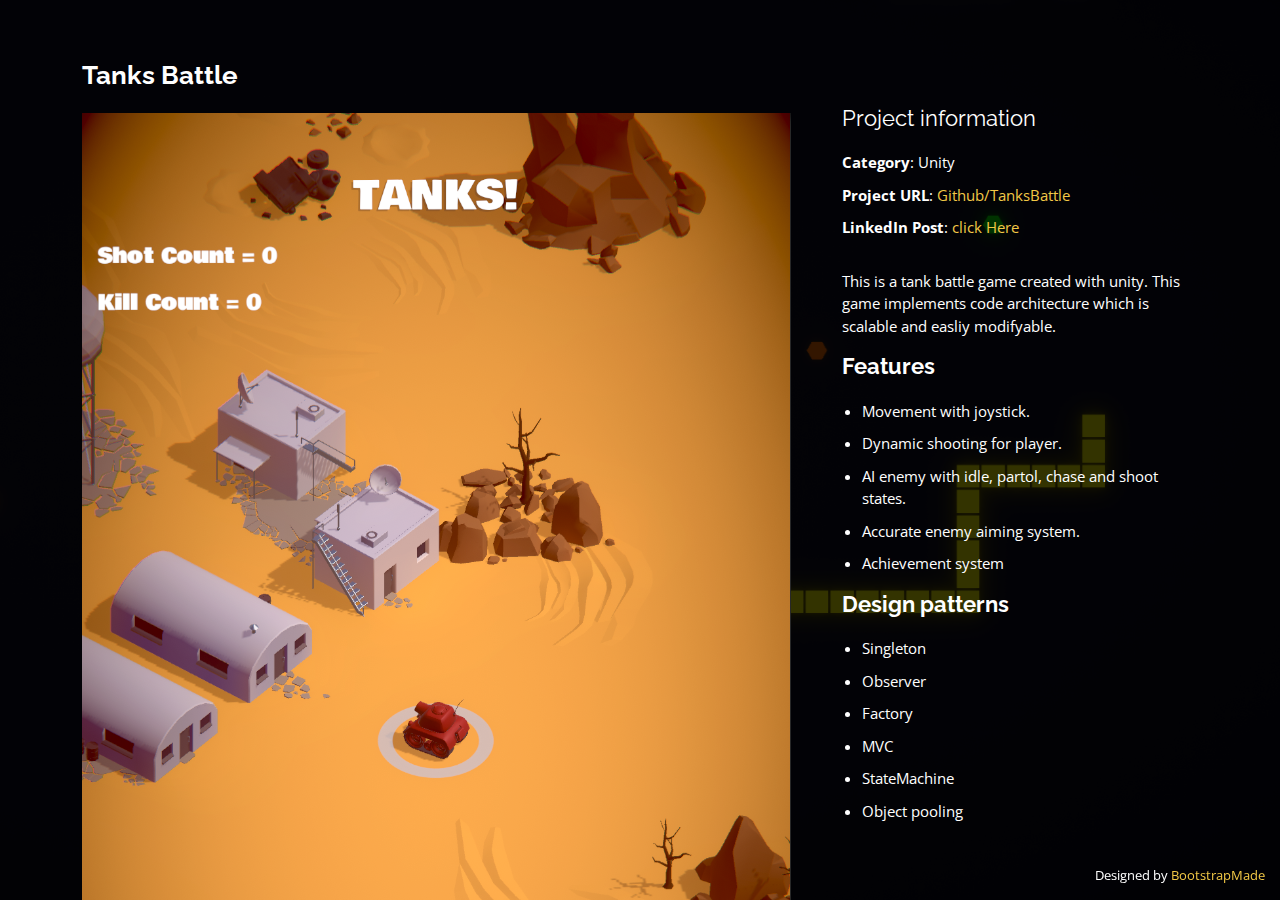
<file: TankGame.html>
<!DOCTYPE html>
<html lang="en">

<head>
  <meta charset="utf-8">
  <meta content="width=device-width, initial-scale=1.0" name="viewport">

  <title>Tanks Battle</title>
  <meta content="" name="description">
  <meta content="" name="keywords">

  <!-- Favicons -->
  <link href="assets/img/logo.png" rel="icon">
  <link href="assets/img/logo.png" rel="apple-touch-icon">

  <!-- Google Fonts -->
  <link href="https://fonts.googleapis.com/css?family=Open+Sans:300,300i,400,400i,600,600i,700,700i|Raleway:300,300i,400,400i,500,500i,600,600i,700,700i|Poppins:300,300i,400,400i,500,500i,600,600i,700,700i" rel="stylesheet">

  <!-- Vendor CSS Files -->
  <link href="assets/vendor/bootstrap/css/bootstrap.min.css" rel="stylesheet">
  <link href="assets/vendor/bootstrap-icons/bootstrap-icons.css" rel="stylesheet">
  <link href="assets/vendor/boxicons/css/boxicons.min.css" rel="stylesheet">
  <link href="assets/vendor/glightbox/css/glightbox.min.css" rel="stylesheet">
  <link href="assets/vendor/remixicon/remixicon.css" rel="stylesheet">
  <link href="assets/vendor/swiper/swiper-bundle.min.css" rel="stylesheet">

  <!-- Template Main CSS File -->
  <link href="assets/css/style.css" rel="stylesheet">

  <!-- =======================================================
  * Template Name: Personal - v4.7.0
  * Template URL: https://bootstrapmade.com/personal-free-resume-bootstrap-template/
  * Author: BootstrapMade.com
  * License: https://bootstrapmade.com/license/
  ======================================================== -->
</head>

<body>

  <main id="main">

    <!-- ======= Portfolio Details ======= -->
    <div id="portfolio-details" class="portfolio-details">
      <div class="container">

        <div class="row">

          <div class="col-lg-8">
            <h2 class="portfolio-title">Tanks Battle</h2>

            <div class="portfolio-details-slider swiper">
              <div class="swiper-wrapper align-items-center">

                <div class="swiper-slide">
                  <img src="assets/img/portfolio/TankGame/Gameplay1.png" alt="">
                </div>

                <div class="swiper-slide">
                  <img src="assets/img/portfolio/TankGame/Gameplay2.png" alt="">
                </div>

                <div class="swiper-slide">
                  <img src="assets/img/portfolio/TankGame/Gameplay3.png" alt="">
                </div>

                <div class="swiper-slide">
                  <img src="assets/img/portfolio/TankGame/Gameplay4.png" alt="">
                </div>

              </div>
              <div class="swiper-pagination"></div>
            </div>

          </div>

          <div class="col-lg-4 portfolio-info">
            <h3>Project information</h3>
            <ul>
              <li><strong>Category</strong>: Unity</li>
              <li><strong>Project URL</strong>: <a href="https://github.com/mastermind79832/TanksBattle-Unity3D" target="_blank">Github/TanksBattle</a></li>
              <li><strong>LinkedIn Post</strong>: <a href="https://www.linkedin.com/posts/aditya-ajith_gamedev-unity3d-activity-6931434653941727232-4jVX?utm_source=linkedin_share&utm_medium=member_desktop_web" target="_blank">click Here</a></li>
            </ul>

            <p>
                This is a tank battle game created with unity. This game implements code architecture which is scalable and easliy modifyable.
                <br>
                <h3><strong>Features</strong></h3>
                <ul class="stuff">
                    <li>Movement with joystick.</li>
                    <li>Dynamic shooting for player.</li>
                    <li>AI enemy with idle, partol, chase and shoot states.</li>
                    <li>Accurate enemy aiming system.</li>
                    <li>Achievement system</li>
                </ul>
                <h3><strong>Design patterns</strong></h3>
                <ul class="stuff">
                    <li>Singleton</li>
                    <li>Observer</li>
                    <li>Factory</li>
                    <li>MVC</li>
                    <li>StateMachine</li>
                    <li>Object pooling</li>
                </ul>
            </p>
          </div>

        </div>

      </div>
    </div><!-- End Portfolio Details -->

  </main><!-- End #main -->

  <div class="credits">
    <!-- All the links in the footer should remain intact. -->
    <!-- You can delete the links only if you purchased the pro version. -->
    <!-- Licensing information: https://bootstrapmade.com/license/ -->
    <!-- Purchase the pro version with working PHP/AJAX contact form: https://bootstrapmade.com/personal-free-resume-bootstrap-template/ -->
    Designed by <a href="https://bootstrapmade.com/">BootstrapMade</a>
  </div>

  <!-- Vendor JS Files -->
  <script src="assets/vendor/purecounter/purecounter.js"></script>
  <script src="assets/vendor/bootstrap/js/bootstrap.bundle.min.js"></script>
  <script src="assets/vendor/glightbox/js/glightbox.min.js"></script>
  <script src="assets/vendor/isotope-layout/isotope.pkgd.min.js"></script>
  <script src="assets/vendor/swiper/swiper-bundle.min.js"></script>
  <script src="assets/vendor/waypoints/noframework.waypoints.js"></script>
  <script src="assets/vendor/php-email-form/validate.js"></script>

  <!-- Template Main JS File -->
  <script src="assets/js/main.js"></script>

</body>

</html>
</file>
<file: assets/css/style.css>
/**
* Template Name: Personal - v4.7.0
* Template URL: https://bootstrapmade.com/personal-free-resume-bootstrap-template/
* Author: BootstrapMade.com
* License: https://bootstrapmade.com/license/
*/

/*--------------------------------------------------------------
# General
--------------------------------------------------------------*/
body {
  font-family: "Open Sans", sans-serif;
  background-color: #040404;
  color: #fff;
  position: relative;
  background: transparent;
}
body::before {
  content: "";
  position: fixed;
  background: #040404 url("../img/snakeBG-1080.png") top right no-repeat;
  background-size: cover;
  left: 0;
  right: 0;
  top: 0;
  height: 100vh;
  z-index: -1;
}
@media (min-width: 1024px) {
  body::before {
    background-attachment: fixed;
  }
}

a {
  color: #f2c846;
  text-decoration: none;
}

a:hover {
  color: #18d26e;
  text-decoration: none;
}

h1, h2, h3, h4, h5, h6 {
  font-family: "Raleway", sans-serif;
}

/*--------------------------------------------------------------
# Header
--------------------------------------------------------------*/
#header {
  transition: ease-in-out 0.3s;
  position: relative;
  height: 100vh;
  display: flex;
  align-items: center;
  z-index: 997;
  overflow-y: auto;
}
#header * {
  transition: ease-in-out 0.3s;
}
#header h1 {
  font-size: 48px;
  margin: 0;
  padding: 0;
  line-height: 1;
  font-weight: 700;
  font-family: "poppins", sans-serif;
}
#header h1 a, #header h1 a:hover {
  color: #fff;
  line-height: 1;
  display: inline-block;
}
#header h1 a:hover {
    color: #f2c846;
}

#header h2 {
  font-size: 24px;
  margin-top: 20px;
  color: rgba(255, 255, 255, 0.8);
}
#header h2 span {
  color: #fff;
  border-bottom: 2px solid #f2c846;
  padding-bottom: 6px;
}
#header img {
  color: #f2c846;
  padding: 0;
  height: 10rem;
  margin-bottom: 1rem;
}
#header .social-links {
  margin-top: 40px;
  display: flex;
}
#header .social-links a {
  font-size: 35px;
  display: flex;
  justify-content: center;
  align-items: center;
  background: rgba(255, 255, 255, 0.1);
  color: #fff;
  line-height: 1;
  margin-right: 8px;
  border-radius: 50%;
  width: 60px;
  height: 60px;
}
#header .social-links a:hover {
  background: #f2c846;
}
@media (max-width: 992px) {
  #header h1 {
    font-size: 36px;
  }
  #header h2 {
    font-size: 20px;
    line-height: 30px;
  }
  #header .social-links {
    margin-top: 15px;
  }
  #header .container {
    display: flex;
    flex-direction: column;
    align-items: center;
  }
}

/* Header Top */
#header.header-top {
  height: 80px;
  position: fixed;
  left: 0;
  top: 0;
  right: 0;
  background: rgba(12, 12, 17, 0.7);
}
#header.header-top .social-links, #header.header-top h2 {
  display: none;
}
#header.header-top h1 {
  margin-right: auto;
  font-size: 36px;
}
#header.header-top img {
    height: 3rem;
    margin-top: 1rem;
    margin-right: 1rem;
}

#header.header-top .container {
  display: flex;
  align-items: center;
}
#header.header-top .navbar {
  margin: 0;
}
@media (max-width: 992px) {

  #header.header-top {
    height: 60px;
  }
  #header.header-top .container{
      flex-direction: row;
      left: 0;
  }
  #header.header-top h1 {
    font-size: 30px;
  }
  #header.header-top img {
      height: 1.8rem;
  }
}

/*--------------------------------------------------------------
# Navigation Menu
--------------------------------------------------------------*/
/**
* Desktop Navigation
*/
.navbar {
  padding: 0;
  margin-top: 35px;
}
.navbar ul {
  margin: 0;
  padding: 0;
  display: flex;
  list-style: none;
  align-items: center;
}
.navbar li {
  position: relative;
}
.navbar li + li {
  margin-left: 30px;
}
.navbar a, .navbar a:focus {
  display: flex;
  align-items: center;
  justify-content: space-between;
  padding: 0;
  font-family: "Poppins", sans-serif;
  font-size: 16px;
  font-weight: 400;
  color: rgba(255, 255, 255, 0.7);
  white-space: nowrap;
  transition: 0.3s;
}
.navbar a i, .navbar a:focus i {
  font-size: 12px;
  line-height: 0;
  margin-left: 5px;
}
.navbar a:before {
  content: "";
  position: absolute;
  width: 0;
  height: 2px;
  bottom: -4px;
  left: 0;
  background-color: #f2c846;
  visibility: hidden;
  transition: all 0.3s ease-in-out 0s;
}
.navbar a:hover:before, .navbar li:hover > a:before, .navbar .active:before {
  visibility: visible;
  width: 25px;
}
.navbar a:hover, .navbar .active, .navbar .active:focus, .navbar li:hover > a {
  color: #f2c846;
}

/**
* Mobile Navigation
*/
.mobile-nav-toggle {
  color: #fff;
  font-size: 28px;
  cursor: pointer;
  display: none;
  line-height: 0;
  transition: 0.5s;
  position: fixed;
  right: 15px;
  top: 15px;
}

@media (max-width: 991px) {
  .mobile-nav-toggle {
    display: block;
  }

  .navbar ul {
    display: none;
  }
}
.navbar-mobile {
  position: fixed;
  overflow: hidden;
  top: 0;
  right: 0;
  left: 0;
  bottom: 0;
  background: rgba(12, 12, 17, 0.9);
  transition: 0.3s;
  z-index: 999;
  margin-top: 0;
}
.navbar-mobile .mobile-nav-toggle {
  position: absolute;
  top: 15px;
  right: 15px;
}
.navbar-mobile ul {
  display: block;
  position: absolute;
  top: 55px;
  right: 15px;
  bottom: 45px;
  left: 15px;
  padding: 10px 0;
  overflow-y: auto;
  transition: 0.3s;
  border: 2px solid rgba(255, 255, 255, 0.2);
}
.navbar-mobile li {
  padding: 12px 20px;
}
.navbar-mobile li + li {
  margin: 0;
}
.navbar-mobile a, .navbar-mobile a:focus {
  font-size: 16px;
  position: relative;
}

/*--------------------------------------------------------------
# Sections General
--------------------------------------------------------------*/
section {
  overflow: hidden;
  position: absolute;
  width: 100%;
  top: 140px;
  bottom: 100%;
  opacity: 0;
  transition: ease-in-out 0.4s;
  z-index: 2;
}
section.section-show {
  top: 100px;
  bottom: auto;
  opacity: 1;
  padding-bottom: 45px;
}
section .container {
  background: rgba(12, 12, 17, 0.7);
  padding: 30px;
}
@media (max-width: 768px) {
  section {
    top: 120px;
  }
  section.section-show {
    top: 80px;
  }
}

.section-title h2 {
  font-size: 14px;
  font-weight: 500;
  padding: 0;
  line-height: 1px;
  margin: 0 0 20px 0;
  letter-spacing: 2px;
  text-transform: uppercase;
  color: #aaaaaa;
  font-family: "Poppins", sans-serif;
}
.section-title h2::after {
  content: "";
  width: 120px;
  height: 1px;
  display: inline-block;
  background: #f2c846;
  margin: 4px 10px;
}
.section-title p {
  margin: 0;
  margin: -15px 0 15px 0;
  font-size: 36px;
  font-weight: 700;
  text-transform: uppercase;
  font-family: "Poppins", sans-serif;
  color: #fff;
}

/*--------------------------------------------------------------
# About
--------------------------------------------------------------*/
.about-me .content h3 {
  font-weight: 700;
  font-size: 26px;
  color: #f2c846;
}
.about-me .content ul {
  list-style: none;
  padding: 0;
}
.about-me .content ul li {
  margin-bottom: 20px;
  display: flex;
  align-items: center;
}
.about-me .content ul strong {
  margin-right: 10px;
}
.about-me .content ul i {
  font-size: 16px;
  margin-right: 5px;
  color: #f2c846;
  line-height: 0;
}
.about-me .content p:last-child {
  margin-bottom: 0;
}

/*--------------------------------------------------------------
# Counts
--------------------------------------------------------------*/
.counts {
  padding: 70px 0 60px;
}
.counts .count-box {
  padding: 30px 30px 25px 30px;
  width: 100%;
  position: relative;
  text-align: center;
  background: rgba(255, 255, 255, 0.08);
}
.counts .count-box i {
  position: absolute;
  top: -25px;
  left: 50%;
  transform: translateX(-50%);
  font-size: 24px;
  background: rgba(255, 255, 255, 0.1);
  padding: 12px;
  color: #f2c846;
  border-radius: 50px;
  line-height: 0;
}
.counts .count-box span {
  font-size: 36px;
  display: block;
  font-weight: 600;
  color: #fff;
}
.counts .count-box p {
  padding: 0;
  margin: 0;
  font-family: "Raleway", sans-serif;
  font-size: 14px;
}

/*--------------------------------------------------------------
# Skills
--------------------------------------------------------------*/
.skills .progress {
  height: 60px;
  display: block;
  background: none;
  border-radius: 0;
}
.skills .progress .skill {
  padding: 10px 0;
  margin: 0;
  text-transform: uppercase;
  display: block;
  font-weight: 600;
  font-family: "Poppins", sans-serif;
  color: #fff;
}
.skills .progress .skill .val {
  float: right;
  font-style: normal;
}
.skills .progress-bar-wrap {
  background: rgba(255, 255, 255, 0.2);
}
.skills .progress-bar {
  width: 1px;
  height: 10px;
  transition: 0.9s;
  background-color: #f2c846;
}

/*--------------------------------------------------------------
# Interests
--------------------------------------------------------------*/
.interests .icon-box {
  display: flex;
  align-items: center;
  padding: 20px;
  background: rgba(255, 255, 255, 0.08);
  transition: ease-in-out 0.3s;
}
.interests .icon-box i {
  font-size: 32px;
  padding-right: 10px;
  line-height: 1;
}
.interests .icon-box h3 {
  font-weight: 700;
  margin: 0;
  padding: 0;
  line-height: 1;
  font-size: 16px;
  color: #fff;
}
.interests .icon-box:hover {
  background: rgba(255, 255, 255, 0.12);
}

/*--------------------------------------------------------------
# Testimonials
--------------------------------------------------------------*/
.testimonials .testimonials-carousel, .testimonials .testimonials-slider {
  overflow: hidden;
}
.testimonials .testimonial-item {
  box-sizing: content-box;
  min-height: 320px;
}
.testimonials .testimonial-item .testimonial-img {
  width: 90px;
  border-radius: 50%;
  margin: -40px 0 0 40px;
  position: relative;
  z-index: 2;
  border: 6px solid rgba(255, 255, 255, 0.12);
}
.testimonials .testimonial-item h3 {
  font-size: 18px;
  font-weight: bold;
  margin: 10px 0 5px 45px;
  color: #fff;
}
.testimonials .testimonial-item h4 {
  font-size: 14px;
  color: #999;
  margin: 0 0 0 45px;
}
.testimonials .testimonial-item .quote-icon-left, .testimonials .testimonial-item .quote-icon-right {
  color: rgba(255, 255, 255, 0.25);
  font-size: 26px;
}
.testimonials .testimonial-item .quote-icon-left {
  display: inline-block;
  left: -5px;
  position: relative;
}
.testimonials .testimonial-item .quote-icon-right {
  display: inline-block;
  right: -5px;
  position: relative;
  top: 10px;
}
.testimonials .testimonial-item p {
  font-style: italic;
  margin: 0 15px 0 15px;
  padding: 20px 20px 60px 20px;
  background: rgba(255, 255, 255, 0.1);
  position: relative;
  border-radius: 6px;
  position: relative;
  z-index: 1;
}
.testimonials .swiper-pagination {
  margin-top: 20px;
  position: relative;
}
.testimonials .swiper-pagination .swiper-pagination-bullet {
  width: 12px;
  height: 12px;
  opacity: 1;
  background-color: rgba(255, 255, 255, 0.3);
}
.testimonials .swiper-pagination .swiper-pagination-bullet-active {
  background-color: #18d26e;
}

/*--------------------------------------------------------------
# Resume
--------------------------------------------------------------*/
.resume .resume-title {
  font-size: 26px;
  font-weight: 700;
  margin-top: 20px;
  margin-bottom: 20px;
  color: #fff;
}
.resume .resume-item {
  padding: 0 0 20px 20px;
  margin-top: -2px;
  border-left: 2px solid rgba(255, 255, 255, 0.2);
  position: relative;
}
.resume .resume-item h4 {
  line-height: 18px;
  font-size: 18px;
  font-weight: 600;
  text-transform: uppercase;
  font-family: "Poppins", sans-serif;
  color: #f2c846;
  margin-bottom: 10px;
}
.resume .resume-item h5 {
  font-size: 16px;
  background: rgba(255, 255, 255, 0.15);
  padding: 5px 15px;
  display: inline-block;
  font-weight: 600;
  margin-bottom: 10px;
}
.resume .resume-item ul {
  padding-left: 20px;
}
.resume .resume-item ul li {
  padding-bottom: 10px;
}
.resume .resume-item:last-child {
  padding-bottom: 0;
}
.resume .resume-item::before {
  content: "";
  position: absolute;
  width: 16px;
  height: 16px;
  border-radius: 50px;
  left: -9px;
  top: 0;
  background: #f2c846;
  border: 2px solid #f2c846;
}

/*--------------------------------------------------------------
# Services
--------------------------------------------------------------*/
.services .icon-box {
  text-align: center;
  background: rgba(204, 204, 204, 0.1);
  padding: 80px 20px;
  transition: all ease-in-out 0.3s;
}
.services .icon-box .icon {
  margin: 0 auto;
  width: 64px;
  height: 64px;
  background: #f2c846;
  border-radius: 5px;
  transition: all 0.3s ease-out 0s;
  display: flex;
  align-items: center;
  justify-content: center;
  margin-bottom: 20px;
  transform-style: preserve-3d;
}
.services .icon-box .icon i {
  color: #fff;
  font-size: 28px;
}
.services .icon-box .icon::before {
  position: absolute;
  content: "";
  left: -8px;
  top: -8px;
  height: 100%;
  width: 100%;
  background: rgba(255, 255, 255, 0.15);
  border-radius: 5px;
  transition: all 0.3s ease-out 0s;
  transform: translateZ(-1px);
}
.services .icon-box h4 {
  font-weight: 700;
  margin-bottom: 15px;
  font-size: 24px;
}
.services .icon-box h4 a {
  color: #fff;
}
.services .icon-box p {
  line-height: 24px;
  font-size: 14px;
  margin-bottom: 0;
}
.services .icon-box:hover {
  background: #f2c846;
  border-color: #f2c846;
}
.services .icon-box:hover .icon {
  background: #fff;
}
.services .icon-box:hover .icon i {
  color: #f2c846;
}
.services .icon-box:hover .icon::before {
  background: #d9b43f;
}
.services .icon-box:hover h4 a, .services .icon-box:hover p {
  color: #fff;
}

/*--------------------------------------------------------------
# Portfolio
--------------------------------------------------------------*/
.portfolio .portfolio-item {
  margin-bottom: 30px;
}
.portfolio #portfolio-flters {
  padding: 0;
  margin: 0 auto 15px auto;
  list-style: none;
  text-align: center;
  border-radius: 50px;
  padding: 2px 15px;
}
.portfolio #portfolio-flters li {
  cursor: pointer;
  display: inline-block;
  padding: 8px 16px 10px 16px;
  font-size: 14px;
  font-weight: 600;
  line-height: 1;
  text-transform: uppercase;
  color: #fff;
  background: rgba(255, 255, 255, 0.1);
  margin: 0 3px 10px 3px;
  transition: all 0.3s ease-in-out;
  border-radius: 4px;
}
.portfolio #portfolio-flters li:hover, .portfolio #portfolio-flters li.filter-active {
  background: #f2c846;
}
.portfolio #portfolio-flters li:last-child {
  margin-right: 0;
}
.portfolio .portfolio-wrap {
  transition: 0.3s;
  position: relative;
  overflow: hidden;
  z-index: 1;
  background: rgba(0, 0, 0, 0.6);
}
.portfolio .portfolio-wrap::before {
  content: "";
  background: rgba(0, 0, 0, 0.6);
  position: absolute;
  left: 30px;
  right: 30px;
  top: 30px;
  bottom: 30px;
  transition: all ease-in-out 0.3s;
  z-index: 2;
  opacity: 0;
}
.portfolio .portfolio-wrap .portfolio-info {
  opacity: 0;
  position: absolute;
  top: 0;
  left: 0;
  right: 0;
  bottom: 0;
  text-align: center;
  z-index: 3;
  transition: all ease-in-out 0.3s;
  display: flex;
  flex-direction: column;
  justify-content: center;
  align-items: center;
}
.portfolio .portfolio-wrap .portfolio-info::before {
  display: block;
  content: "";
  width: 48px;
  height: 48px;
  position: absolute;
  top: 35px;
  left: 35px;
  border-top: 3px solid #fff;
  border-left: 3px solid #fff;
  transition: all 0.5s ease 0s;
  z-index: 9994;
}
.portfolio .portfolio-wrap .portfolio-info::after {
  display: block;
  content: "";
  width: 48px;
  height: 48px;
  position: absolute;
  bottom: 35px;
  right: 35px;
  border-bottom: 3px solid #fff;
  border-right: 3px solid #fff;
  transition: all 0.5s ease 0s;
  z-index: 9994;
}
.portfolio .portfolio-wrap .portfolio-info h4 {
  font-size: 20px;
  color: #fff;
  font-weight: 600;
}
.portfolio .portfolio-wrap .portfolio-info p {
  color: #ffffff;
  font-size: 14px;
  text-transform: uppercase;
  padding: 0;
  margin: 0;
}
.portfolio .portfolio-wrap .portfolio-links {
  text-align: center;
  z-index: 4;
}
.portfolio .portfolio-wrap .portfolio-links a {
  color: #fff;
  margin: 0 2px;
  font-size: 28px;
  display: inline-block;
  transition: 0.3s;
}
.portfolio .portfolio-wrap .portfolio-links a:hover {
  color: #f2c846;
}
.portfolio .portfolio-wrap:hover::before {
  top: 0;
  left: 0;
  right: 0;
  bottom: 0;
  opacity: 1;
}
.portfolio .portfolio-wrap:hover .portfolio-info {
  opacity: 1;
}
.portfolio .portfolio-wrap:hover .portfolio-info::before {
  top: 15px;
  left: 15px;
}
.portfolio .portfolio-wrap:hover .portfolio-info::after {
  bottom: 15px;
  right: 15px;
}

/*--------------------------------------------------------------
# Portfolio Details
--------------------------------------------------------------*/
.portfolio-details {
  padding-top: 40px;
  background: rgba(0, 0, 0, 0.8);
  position: fixed;
  left: 0;
  right: 0;
  top: 0;
  bottom: 0;
  overflow-y: auto;
  -ms-overflow-style:none;
  scrollbar-width:none;
}
.portfolio-details::-webkit-scrollbar{
    display: none;
}
.portfolio-details .container {
  padding-top: 20px;
  padding-bottom: 40px;
}
.portfolio-details .portfolio-title {
  font-size: 26px;
  font-weight: 700;
  margin-bottom: 20px;
}
.portfolio-details img{
    height: auto;
    max-width: 100%;
}
.portfolio-details .portfolio-info {
  padding-top: 45px;
}
.portfolio-details .portfolio-info h3 {
  font-size: 22px;
  font-weight: 400;
  margin-bottom: 20px;
}
.portfolio-details .portfolio-info ul {
  list-style: none;
  padding: 0;
  font-size: 15px;
}
.portfolio-details .portfolio-info ul li + li {
  margin-top: 10px;
}
.portfolio-details .portfolio-info p {
  font-size: 15px;
  padding: 15px 0 0 0;
}
.portfolio-details .portfolio-info .stuff {
    list-style: disc;
    margin-left: 20px;
}
@media (max-width: 992px) {
  .portfolio-details .portfolio-info {
    padding-top: 20px;
  }
  .portfolio-details img{
      height: auto;
      width: 100%;
  }
}
.portfolio-details .swiper-pagination {
  margin-top: 20px;
  position: relative;
}

.portfolio-details .swiper-pagination .swiper-pagination-bullet {
  width: 12px;
  height: 12px;
  opacity: 1;
  background-color: rgba(255, 255, 255, 0.3);
}
.portfolio-details .swiper-pagination .swiper-pagination-bullet-active {
  background-color: #f2c846;
}
/*--------------------------------------------------------------
# Contact
--------------------------------------------------------------*/
.contact .info-box {
  color: #444444;
  padding: 20px;
  width: 100%;
  background: rgba(255, 255, 255, 0.08);
}
.contact .info-box i.bx {
  font-size: 24px;
  color: #f2c846;
  border-radius: 50%;
  padding: 14px;
  float: left;
  background: rgba(255, 255, 255, 0.1);
}
.contact .info-box h3 {
  font-size: 20px;
  color: rgba(255, 255, 255, 0.5);
  font-weight: 700;
  margin: 10px 0 8px 68px;
}
.contact .info-box p {
  padding: 0;
  color: #fff;
  line-height: 24px;
  font-size: 14px;
  margin: 0 0 0 68px;
}
.contact .info-box .social-links {
  margin: 5px 0 0 68px;
  display: flex;
}
.contact .info-box .social-links a {
  font-size: 18px;
  display: inline-block;
  color: #fff;
  line-height: 1;
  margin-right: 12px;
  transition: 0.3s;
}
.contact .info-box .social-links a:hover {
  color: #f2c846;
}
.contact .php-email-form {
  padding: 30px;
  background: rgba(255, 255, 255, 0.08);
}
.contact .php-email-form .error-message {
  display: none;
  background: rgba(255, 255, 255, 0.08);
  background: #ed3c0d;
  text-align: left;
  padding: 15px;
  font-weight: 600;
}
.contact .php-email-form .error-message br + br {
  margin-top: 25px;
}
.contact .php-email-form .sent-message {
  display: none;
  background: rgba(255, 255, 255, 0.08);
  background: #f2c846;
  text-align: center;
  padding: 15px;
  font-weight: 600;
}
.contact .php-email-form .loading {
  display: none;
  background: rgba(255, 255, 255, 0.08);
  text-align: center;
  padding: 15px;
}
.contact .php-email-form .loading:before {
  content: "";
  display: inline-block;
  border-radius: 50%;
  width: 24px;
  height: 24px;
  margin: 0 10px -6px 0;
  border: 3px solid #f2c846;
  border-top-color: #eee;
  -webkit-animation: animate-loading 1s linear infinite;
  animation: animate-loading 1s linear infinite;
}
.contact .php-email-form input, .contact .php-email-form textarea {
  border-radius: 0;
  box-shadow: none;
  font-size: 14px;
  background: rgba(255, 255, 255, 0.08);
  border: 0;
  transition: 0.3s;
  color: #fff;
}
.contact .php-email-form input:focus, .contact .php-email-form textarea:focus {
  background-color: rgba(255, 255, 255, 0.11);
}
.contact .php-email-form input::-moz-placeholder, .contact .php-email-form textarea::-moz-placeholder {
  color: rgba(255, 255, 255, 0.3);
  opacity: 1;
}
.contact .php-email-form input::placeholder, .contact .php-email-form textarea::placeholder {
  color: rgba(255, 255, 255, 0.3);
  opacity: 1;
}
.contact .php-email-form input {
  padding: 10px 15px;
}
.contact .php-email-form textarea {
  padding: 12px 15px;
}
.contact .php-email-form button[type=submit] {
  background: #91782a;
  border: 0;
  padding: 10px 30px;
  color: #fff;
  transition: 0.4s;
  border-radius: 4px;
}
.contact .php-email-form button[type=submit]:hover {
  background: #f2c846;
}
@-webkit-keyframes animate-loading {
  0% {
    transform: rotate(0deg);
  }
  100% {
    transform: rotate(360deg);
  }
}
@keyframes animate-loading {
  0% {
    transform: rotate(0deg);
  }
  100% {
    transform: rotate(360deg);
  }
}

/*--------------------------------------------------------------
# Credits
--------------------------------------------------------------*/
.credits {
  position: fixed;
  right: 0;
  left: 0;
  bottom: 0;
  padding: 15px;
  text-align: right;
  font-size: 13px;
  color: #fff;
  z-index: 999999;
}
@media (max-width: 992px) {
  .credits {
    text-align: center;
    padding: 10px;
    background: rgba(0, 0, 0, 1);
  }
}
.credits a {
  color: #f2c846;
  transition: 0.3s;
}
.credits a:hover {
  color: #fff;
}
</file>
